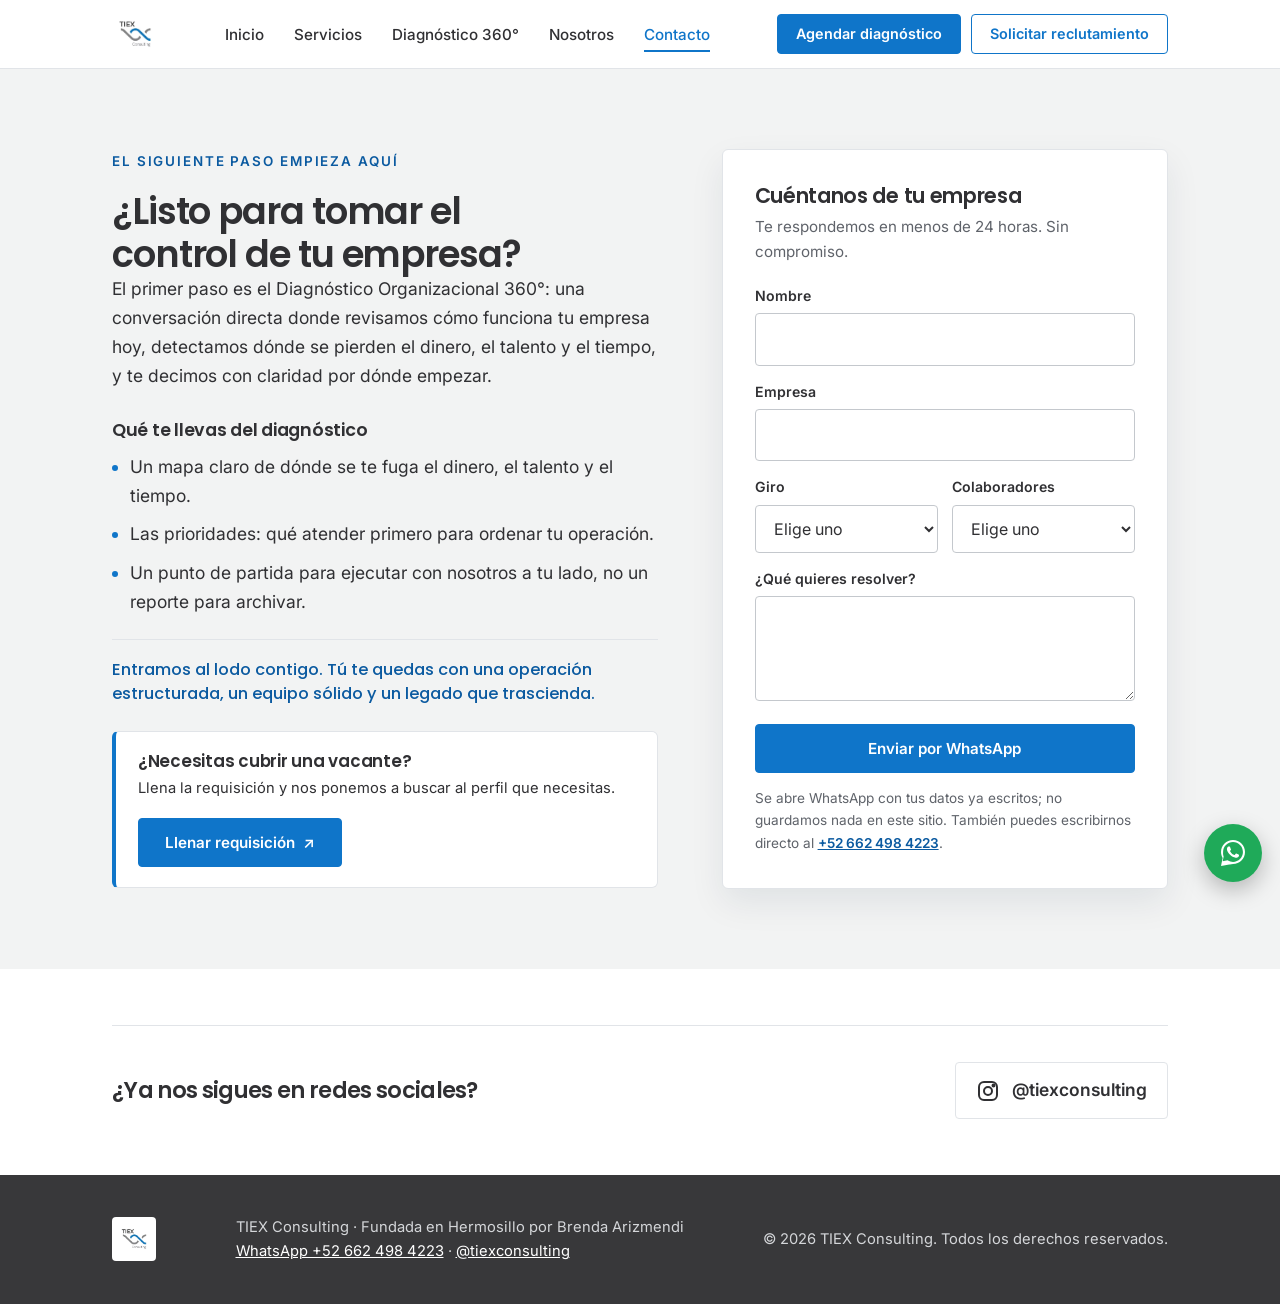
<file: contacto.html>
<!doctype html>
<html lang="es-MX">
<head>
<meta charset="utf-8">
<meta name="viewport" content="width=device-width, initial-scale=1">
<title>Contacto | Agenda tu Diagnóstico Organizacional 360° | TIEX Consulting</title>
<meta name="description" content="Agenda tu Diagnóstico Organizacional 360° con TIEX Consulting. Escríbenos por WhatsApp o llena el formulario.">
<meta name="theme-color" content="#0f75c9">
<meta property="og:title" content="Contacto | Agenda tu Diagnóstico Organizacional 360° | TIEX Consulting">
<meta property="og:description" content="Agenda tu Diagnóstico Organizacional 360° con TIEX Consulting. Escríbenos por WhatsApp o llena el formulario.">
<meta property="og:type" content="website">
<meta property="og:image" content="https://tiexconsulting.com/assets/hero.jpg">
<meta property="og:url" content="https://tiexconsulting.com/contacto.html">
<meta property="og:locale" content="es_MX">
<meta name="twitter:card" content="summary_large_image">
<link rel="canonical" href="https://tiexconsulting.com/contacto.html">
<link rel="icon" type="image/png" href="assets/favicon.png">
<link rel="preconnect" href="https://fonts.googleapis.com">
<link rel="preconnect" href="https://fonts.gstatic.com" crossorigin>
<link href="https://fonts.googleapis.com/css2?family=Inter:wght@400;500;600&family=Poppins:wght@500;600&display=swap" rel="stylesheet">
<link rel="stylesheet" href="assets/styles.css">
</head>
<body>
<header>
  <div class="wrap nav">
    <a class="brand" href="index.html" aria-label="TIEX Consulting, inicio"><img src="assets/logo.png" alt="TIEX Consulting" width="50" height="50"></a>
    <ul id="menu">
      <li><a href="index.html">Inicio</a></li>
      <li><a href="servicios.html">Servicios</a></li>
      <li><a href="diagnostico.html">Diagnóstico 360°</a></li>
      <li><a href="nosotros.html">Nosotros</a></li>
      <li><a href="contacto.html" aria-current="page">Contacto</a></li>
      <li class="menu-extra"><a href="https://forms.gle/rgz5Vn2C7eyk7DmB8" target="_blank" rel="noopener">Solicitar reclutamiento ↗</a></li>
    </ul>
    <div class="nav-cta"><a class="btn btn-primary btn-sm" href="contacto.html">Agendar diagnóstico</a><a class="btn btn-outline btn-sm" href="https://forms.gle/rgz5Vn2C7eyk7DmB8" target="_blank" rel="noopener">Solicitar reclutamiento</a></div>
    <button class="menu-btn" id="menuBtn" aria-label="Abrir menú" aria-expanded="false" aria-controls="menu"><span></span><span></span><span></span></button>
  </div>
</header>

<main>
<section class="cta" id="contacto" aria-labelledby="h-cta">
  <div class="wrap cta-grid reveal">
    <div>
      <span class="eyebrow">El siguiente paso empieza aquí</span>
      <h1 class="h2s" id="h-cta">¿Listo para tomar el control de tu empresa?</h1>
      <p>El primer paso es el Diagnóstico Organizacional 360°: una conversación directa donde revisamos cómo funciona tu empresa hoy, detectamos dónde se pierden el dinero, el talento y el tiempo, y te decimos con claridad por dónde empezar.</p>
      <h3 class="cta-sub">Qué te llevas del diagnóstico</h3>
      <ul class="cta-list">
        <li>Un mapa claro de dónde se te fuga el dinero, el talento y el tiempo.</li>
        <li>Las prioridades: qué atender primero para ordenar tu operación.</li>
        <li>Un punto de partida para ejecutar con nosotros a tu lado, no un reporte para archivar.</li>
      </ul>
      <p class="cta-close">Entramos al lodo contigo. Tú te quedas con una operación estructurada, un equipo sólido y un legado que trascienda.</p>
      <div class="reqbox"><div><h3>¿Necesitas cubrir una vacante?</h3><p>Llena la requisición y nos ponemos a buscar al perfil que necesitas.</p></div><a class="btn btn-primary" href="https://forms.gle/rgz5Vn2C7eyk7DmB8" target="_blank" rel="noopener">Llenar requisición <span aria-hidden="true">↗</span></a></div>
    </div>
    <div class="form-card">
      <h3>Cuéntanos de tu empresa</h3>
      <p class="form-sub">Te respondemos en menos de 24 horas. Sin compromiso.</p>
      <form id="leadForm" novalidate>
        <div class="f"><label for="f-nombre">Nombre</label><input id="f-nombre" name="nombre" type="text" autocomplete="name" required></div>
        <div class="f"><label for="f-empresa">Empresa</label><input id="f-empresa" name="empresa" type="text" autocomplete="organization" required></div>
        <div class="f-row">
          <div class="f"><label for="f-giro">Giro</label><select id="f-giro" name="giro" required><option value="">Elige uno</option><option>Industrial</option><option>Minería</option><option>Retail</option><option>Servicios</option><option>Otro</option></select></div>
          <div class="f"><label for="f-tam">Colaboradores</label><select id="f-tam" name="tam"><option value="">Elige uno</option><option>1 a 10</option><option>11 a 50</option><option>51 a 200</option><option>Más de 200</option></select></div>
        </div>
        <div class="f"><label for="f-msg">¿Qué quieres resolver?</label><textarea id="f-msg" name="msg" rows="3"></textarea></div>
        <p class="f-err" id="f-err" role="alert" hidden>Completa tu nombre, empresa y giro para continuar.</p>
        <button class="btn btn-primary" type="submit">Enviar por WhatsApp</button>
        <p class="f-note">Se abre WhatsApp con tus datos ya escritos; no guardamos nada en este sitio. También puedes escribirnos directo al <a href="https://wa.me/526624984223?text=Hola%2C%20me%20gustar%C3%ADa%20agendar%20un%20Diagn%C3%B3stico%20Organizacional%20360%C2%B0%20para%20mi%20empresa." target="_blank" rel="noopener">+52 662 498 4223</a>.</p>
      </form>
    </div>
  </div>
</section>

<section class="social" aria-labelledby="h-social">
  <div class="wrap">
    <div class="social-card reveal">
      <h2 id="h-social">¿Ya nos sigues en redes sociales?</h2>
      <a class="ig" href="https://www.instagram.com/tiexconsulting/" target="_blank" rel="noopener">
        <svg viewBox="0 0 24 24" fill="none" stroke="currentColor" stroke-width="2" stroke-linecap="round" stroke-linejoin="round" aria-hidden="true"><rect x="3" y="3" width="18" height="18" rx="5"/><circle cx="12" cy="12" r="4"/><circle cx="17.5" cy="6.5" r="1" fill="currentColor"/></svg>
        @tiexconsulting
      </a>
    </div>
  </div>
</section>


</main>

<footer class="site">
  <div class="wrap foot">
    <img src="assets/logo.png" alt="TIEX Consulting" width="46" height="46">
    <p>TIEX Consulting · Fundada en Hermosillo por Brenda Arizmendi<br><a href="https://wa.me/526624984223?text=Hola%2C%20me%20gustar%C3%ADa%20agendar%20un%20Diagn%C3%B3stico%20Organizacional%20360%C2%B0%20para%20mi%20empresa." target="_blank" rel="noopener">WhatsApp +52 662 498 4223</a> · <a href="https://www.instagram.com/tiexconsulting/" target="_blank" rel="noopener">@tiexconsulting</a></p>
    <p>© <span id="yr">2026</span> TIEX Consulting. Todos los derechos reservados.</p>
  </div>
</footer>
<a class="wa-fab" href="https://wa.me/526624984223?text=Hola%2C%20me%20gustar%C3%ADa%20agendar%20un%20Diagn%C3%B3stico%20Organizacional%20360%C2%B0%20para%20mi%20empresa." target="_blank" rel="noopener" aria-label="Escríbenos por WhatsApp">
  <svg viewBox="0 0 32 32" aria-hidden="true"><path fill="#fff" d="M16.03 3C9.4 3 4.02 8.37 4.02 15c0 2.12.55 4.18 1.6 6L4 29l8.2-1.58A12 12 0 0 0 16.03 27C22.66 27 28 21.63 28 15S22.66 3 16.03 3Zm0 21.9c-1.8 0-3.56-.49-5.1-1.4l-.37-.22-4.87.94.98-4.74-.24-.39A9.84 9.84 0 0 1 6.1 15c0-5.46 4.46-9.9 9.93-9.9 5.46 0 9.9 4.44 9.9 9.9s-4.44 9.9-9.9 9.9Zm5.44-7.4c-.3-.15-1.77-.87-2.04-.97-.27-.1-.47-.15-.67.15-.2.3-.77.97-.94 1.17-.17.2-.35.22-.65.07-.3-.15-1.27-.47-2.42-1.5-.9-.8-1.5-1.78-1.67-2.08-.17-.3-.02-.46.13-.61.14-.13.3-.35.45-.52.15-.17.2-.3.3-.5.1-.2.05-.37-.03-.52-.07-.15-.67-1.62-.92-2.22-.24-.58-.49-.5-.67-.51h-.57c-.2 0-.52.07-.8.37-.27.3-1.04 1.02-1.04 2.48 0 1.46 1.07 2.88 1.22 3.08.15.2 2.1 3.2 5.08 4.49.71.3 1.26.49 1.7.63.71.22 1.36.19 1.87.12.57-.08 1.77-.72 2.02-1.42.25-.7.25-1.3.17-1.42-.07-.12-.27-.2-.57-.35Z"/></svg>
</a>
<script src="assets/main.js"></script>
</body>
</html>
</file>
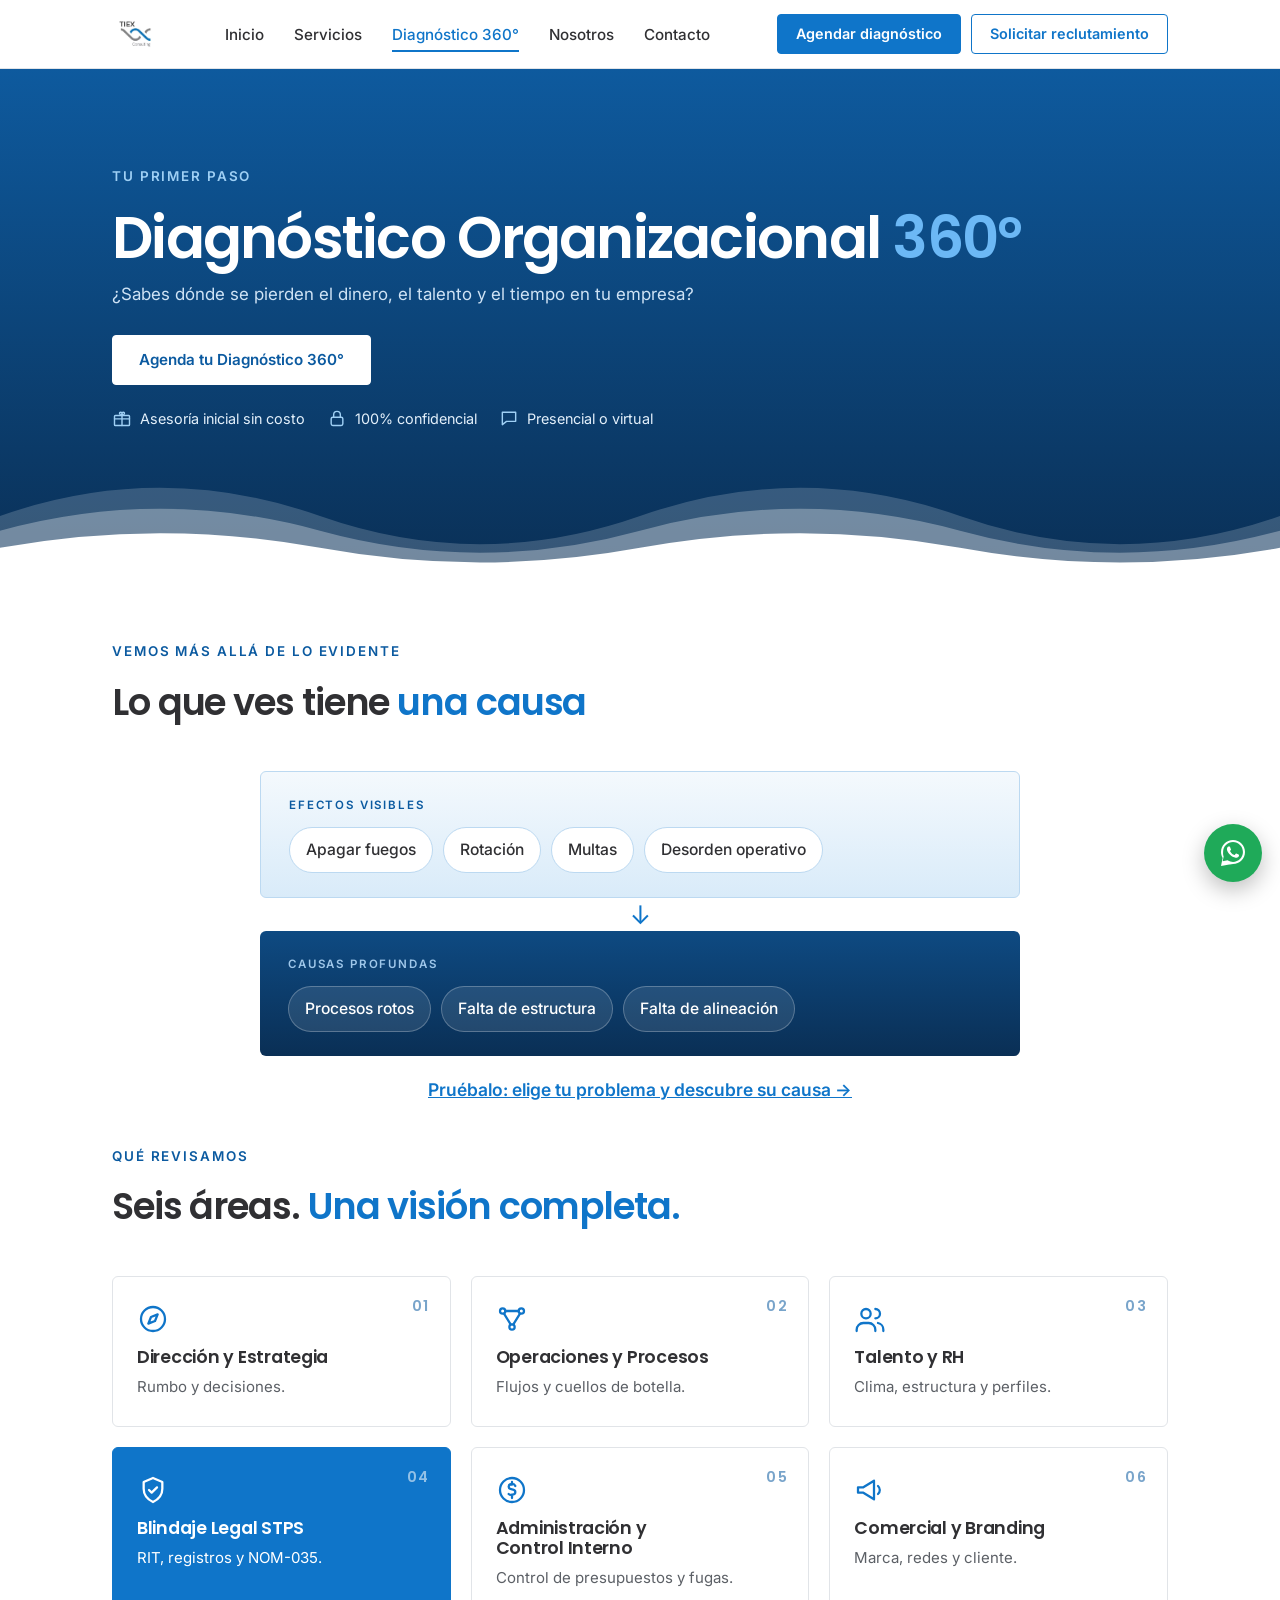
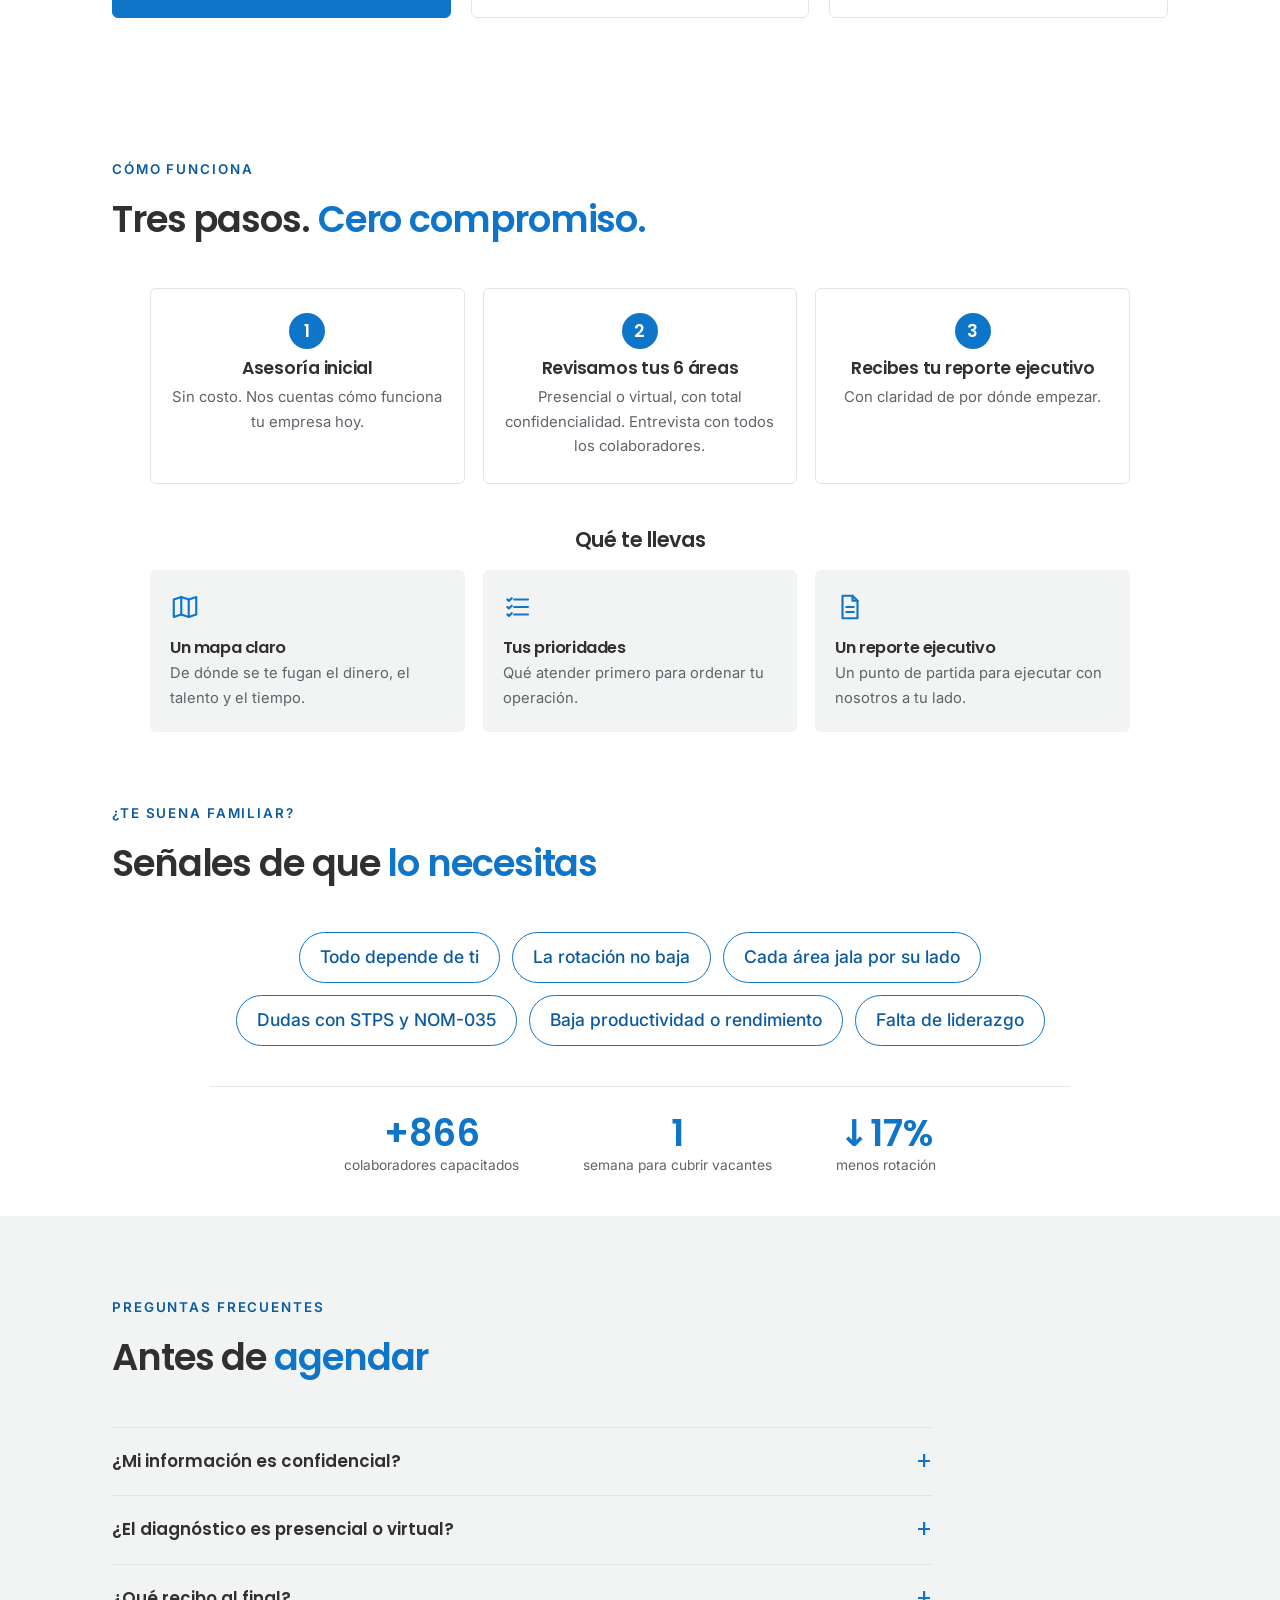
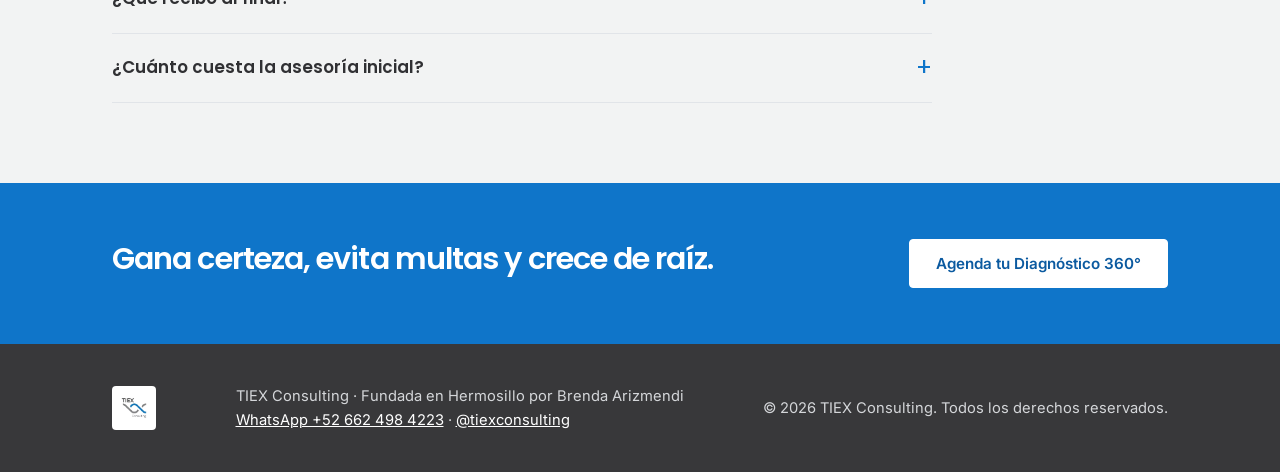
<file: diagnostico.html>
<!doctype html>
<html lang="es-MX">
<head>
<meta charset="utf-8">
<meta name="viewport" content="width=device-width, initial-scale=1">
<title>Diagnóstico Organizacional 360° para empresas | TIEX Consulting</title>
<meta name="description" content="Diagnóstico Organizacional 360°: encuentra las causas detrás de la rotación, las multas y el desorden operativo. Seis áreas, una visión completa. Agenda el tuyo.">
<meta name="theme-color" content="#0f75c9">
<meta property="og:title" content="Diagnóstico Organizacional 360° | TIEX Consulting">
<meta property="og:description" content="Encuentra las causas detrás de la rotación, las multas y el desorden operativo.">
<meta property="og:type" content="website">
<meta property="og:image" content="https://tiexconsulting.com/assets/hero.jpg">
<meta property="og:url" content="https://tiexconsulting.com/diagnostico.html">
<meta property="og:locale" content="es_MX">
<meta name="twitter:card" content="summary_large_image">
<link rel="canonical" href="https://tiexconsulting.com/diagnostico.html">
<link rel="icon" type="image/png" href="assets/favicon.png">
<link rel="preconnect" href="https://fonts.googleapis.com">
<link rel="preconnect" href="https://fonts.gstatic.com" crossorigin>
<link href="https://fonts.googleapis.com/css2?family=Inter:wght@400;500;600&family=Poppins:wght@500;600&display=swap" rel="stylesheet">
<link rel="stylesheet" href="assets/styles.css">
<script type="application/ld+json">{"@context": "https://schema.org", "@type": "FAQPage", "mainEntity": [{"@type": "Question", "name": "¿Mi información es confidencial?", "acceptedAnswer": {"@type": "Answer", "text": "Sí, 100% confidencial."}}, {"@type": "Question", "name": "¿El diagnóstico es presencial o virtual?", "acceptedAnswer": {"@type": "Answer", "text": "Puede ser presencial o virtual, como te acomode."}}, {"@type": "Question", "name": "¿Qué recibo al final?", "acceptedAnswer": {"@type": "Answer", "text": "Un reporte ejecutivo con el mapa de dónde se te fugan el dinero, el talento y el tiempo, y las prioridades para empezar."}}, {"@type": "Question", "name": "¿Cuánto cuesta la asesoría inicial?", "acceptedAnswer": {"@type": "Answer", "text": "No tiene costo."}}]}</script>
</head>
<body>
<header>
  <div class="wrap nav">
    <a class="brand" href="index.html" aria-label="TIEX Consulting, inicio"><img src="assets/logo.png" alt="TIEX Consulting" width="50" height="50"></a>
    <ul id="menu">
      <li><a href="index.html">Inicio</a></li>
      <li><a href="servicios.html">Servicios</a></li>
      <li><a href="diagnostico.html" aria-current="page">Diagnóstico 360°</a></li>
      <li><a href="nosotros.html">Nosotros</a></li>
      <li><a href="contacto.html">Contacto</a></li>
      <li class="menu-extra"><a href="https://forms.gle/rgz5Vn2C7eyk7DmB8" target="_blank" rel="noopener">Solicitar reclutamiento ↗</a></li>
    </ul>
    <div class="nav-cta"><a class="btn btn-primary btn-sm" href="contacto.html">Agendar diagnóstico</a><a class="btn btn-outline btn-sm" href="https://forms.gle/rgz5Vn2C7eyk7DmB8" target="_blank" rel="noopener">Solicitar reclutamiento</a></div>
    <button class="menu-btn" id="menuBtn" aria-label="Abrir menú" aria-expanded="false" aria-controls="menu"><span></span><span></span><span></span></button>
  </div>
</header>

<main>
<section class="dhero sea-hero" aria-labelledby="h-d">
  <div class="wrap">
    <div class="reveal">
      <span class="eyebrow">Tu primer paso</span>
      <h1 class="h2s" id="h-d">Diagnóstico Organizacional <span class="blue">360°</span></h1>
      <p class="lead">¿Sabes dónde se pierden el dinero, el talento y el tiempo en tu empresa?</p>
      <a class="btn btn-light" href="https://wa.me/526624984223?text=Hola%2C%20me%20gustar%C3%ADa%20agendar%20un%20Diagn%C3%B3stico%20Organizacional%20360%C2%B0%20para%20mi%20empresa." target="_blank" rel="noopener">Agenda tu Diagnóstico 360°</a>
      <ul class="badges"><li><svg class="ic" viewBox="0 0 24 24" fill="none" stroke="currentColor" stroke-width="1.7" stroke-linecap="round" stroke-linejoin="round" aria-hidden="true"><rect x="3" y="9" width="18" height="12" rx="1"/><path d="M12 9v12M3 13h18"/><path d="M12 9c-3 0-4-4-1.5-4S12 9 12 9zM12 9c3 0 4-4 1.5-4S12 9 12 9z"/></svg> Asesoría inicial sin costo</li><li><svg class="ic" viewBox="0 0 24 24" fill="none" stroke="currentColor" stroke-width="1.7" stroke-linecap="round" stroke-linejoin="round" aria-hidden="true"><rect x="5" y="11" width="14" height="10" rx="2"/><path d="M8 11V8a4 4 0 0 1 8 0v3"/></svg> 100% confidencial</li><li><svg class="ic" viewBox="0 0 24 24" fill="none" stroke="currentColor" stroke-width="1.7" stroke-linecap="round" stroke-linejoin="round" aria-hidden="true"><path d="M4 5h16v11H9l-5 4z"/></svg> Presencial o virtual</li></ul>
    </div>
  </div>
  <div class="waves" aria-hidden="true"><div class="wv w1"><svg viewBox="0 0 2880 120" preserveAspectRatio="none"><path d="M0 60 Q180 8 360 60 T720 60 T1080 60 T1440 60 T1800 60 T2160 60 T2520 60 T2880 60 V120 H0Z"/></svg></div><div class="wv w2"><svg viewBox="0 0 2880 120" preserveAspectRatio="none"><path d="M0 60 Q180 8 360 60 T720 60 T1080 60 T1440 60 T1800 60 T2160 60 T2520 60 T2880 60 V120 H0Z"/></svg></div><div class="wv w3"><svg viewBox="0 0 2880 120" preserveAspectRatio="none"><path d="M0 60 Q180 8 360 60 T720 60 T1080 60 T1440 60 T1800 60 T2160 60 T2520 60 T2880 60 V120 H0Z"/></svg></div></div>
</section>
<section class="contrast" id="causa" aria-labelledby="h-c">
  <div class="wrap">
    <div class="section-head reveal"><span class="eyebrow">Vemos más allá de lo evidente</span><h2 id="h-c">Lo que ves tiene <span class="blue">una causa</span></h2></div>
    <div class="cgrid reveal">
      <div class="ccard vis"><span class="clbl">Efectos visibles</span><ul><li>Apagar fuegos</li><li>Rotación</li><li>Multas</li><li>Desorden operativo</li></ul></div>
      <div class="carrow" aria-hidden="true">↓</div>
      <div class="ccard deep"><span class="clbl">Causas profundas</span><ul><li>Procesos rotos</li><li>Falta de estructura</li><li>Falta de alineación</li></ul></div>
    </div>
    <p class="clink reveal"><a href="index.html#iceberg">Pruébalo: elige tu problema y descubre su causa →</a></p>
  </div>
</section>
<section class="diag" id="areas" aria-labelledby="h-a">
  <div class="wrap">
    <div class="section-head reveal"><span class="eyebrow">Qué revisamos</span><h2 id="h-a">Seis áreas. <span class="blue">Una visión completa.</span></h2></div>
    <div class="areas reveal"><article class="area"><svg class="ic" viewBox="0 0 24 24" fill="none" stroke="currentColor" stroke-width="1.7" stroke-linecap="round" stroke-linejoin="round" aria-hidden="true"><circle cx="12" cy="12" r="9"/><path d="m15.5 8.5-2 5-5 2 2-5z"/></svg><span class="no">01</span><h3>Dirección y Estrategia</h3><p>Rumbo y decisiones.</p></article><article class="area"><svg class="ic" viewBox="0 0 24 24" fill="none" stroke="currentColor" stroke-width="1.7" stroke-linecap="round" stroke-linejoin="round" aria-hidden="true"><circle cx="5" cy="6" r="2"/><circle cx="19" cy="6" r="2"/><circle cx="12" cy="18" r="2"/><path d="M7 6h10M6 8l5 8M18 8l-5 8"/></svg><span class="no">02</span><h3>Operaciones y Procesos</h3><p>Flujos y cuellos de botella.</p></article><article class="area"><svg class="ic" viewBox="0 0 24 24" fill="none" stroke="currentColor" stroke-width="1.7" stroke-linecap="round" stroke-linejoin="round" aria-hidden="true"><circle cx="9" cy="8" r="3.5"/><path d="M2 21v-1a5 5 0 0 1 5-5h4a5 5 0 0 1 5 5v1"/><path d="M16 4.5a3.5 3.5 0 0 1 0 7M18 15a5 5 0 0 1 4 5v1"/></svg><span class="no">03</span><h3>Talento y RH</h3><p>Clima, estructura y perfiles.</p></article><article class="area key"><svg class="ic" viewBox="0 0 24 24" fill="none" stroke="currentColor" stroke-width="1.7" stroke-linecap="round" stroke-linejoin="round" aria-hidden="true"><path d="M12 3 5 6v5c0 4.500 3 8 7 10 4-2 7-5.500 7-10V6z"/><path d="m9 12 2 2 4-4"/></svg><span class="no">04</span><h3>Blindaje Legal STPS</h3><p>RIT, registros y NOM-035.</p></article><article class="area"><svg class="ic" viewBox="0 0 24 24" fill="none" stroke="currentColor" stroke-width="1.7" stroke-linecap="round" stroke-linejoin="round" aria-hidden="true"><circle cx="12" cy="12" r="9"/><path d="M14.500 9a2.500 2.500 0 0 0-2.500-1.500c-1.500 0-2.500.8-2.500 2s1 1.800 2.500 2 2.500.8 2.500 2-1 2-2.500 2A2.600 2.600 0 0 1 9.500 15M12 6v2M12 16v2"/></svg><span class="no">05</span><h3>Administración y Control Interno</h3><p>Control de presupuestos y fugas.</p></article><article class="area"><svg class="ic" viewBox="0 0 24 24" fill="none" stroke="currentColor" stroke-width="1.7" stroke-linecap="round" stroke-linejoin="round" aria-hidden="true"><path d="M3 10v4h4l8 5V5l-8 5z"/><path d="M18 9a4 4 0 0 1 0 6"/></svg><span class="no">06</span><h3>Comercial y Branding</h3><p>Marca, redes y cliente.</p></article></div>
  </div>
</section>
<section class="how" id="como" aria-labelledby="h-h">
  <div class="wrap">
    <div class="section-head reveal"><span class="eyebrow">Cómo funciona</span><h2 id="h-h">Tres pasos. <span class="blue">Cero compromiso.</span></h2></div>
    <ol class="hsteps reveal">
      <li><span class="n">1</span><h3>Asesoría inicial</h3><p>Sin costo. Nos cuentas cómo funciona tu empresa hoy.</p></li>
      <li><span class="n">2</span><h3>Revisamos tus 6 áreas</h3><p>Presencial o virtual, con total confidencialidad. Entrevista con todos los colaboradores.</p></li>
      <li><span class="n">3</span><h3>Recibes tu reporte ejecutivo</h3><p>Con claridad de por dónde empezar.</p></li>
    </ol>
    <h3 class="gets reveal">Qué te llevas</h3>
    <div class="getgrid reveal">
      <div><svg class="ic" viewBox="0 0 24 24" fill="none" stroke="currentColor" stroke-width="1.7" stroke-linecap="round" stroke-linejoin="round" aria-hidden="true"><path d="M9 4 3 6v14l6-2 6 2 6-2V4l-6 2z"/><path d="M9 4v14M15 6v14"/></svg><h4>Un mapa claro</h4><p>De dónde se te fugan el dinero, el talento y el tiempo.</p></div>
      <div><svg class="ic" viewBox="0 0 24 24" fill="none" stroke="currentColor" stroke-width="1.7" stroke-linecap="round" stroke-linejoin="round" aria-hidden="true"><path d="M9 6h11M9 12h11M9 18h11"/><path d="m3.5 6 1.2 1.2L7 5M3.5 12l1.2 1.2L7 11M3.5 18l1.2 1.2L7 17"/></svg><h4>Tus prioridades</h4><p>Qué atender primero para ordenar tu operación.</p></div>
      <div><svg class="ic" viewBox="0 0 24 24" fill="none" stroke="currentColor" stroke-width="1.7" stroke-linecap="round" stroke-linejoin="round" aria-hidden="true"><path d="M6 3h8l4 4v14H6z"/><path d="M14 3v4h4M9 12h6M9 16h6"/></svg><h4>Un reporte ejecutivo</h4><p>Un punto de partida para ejecutar con nosotros a tu lado.</p></div>
    </div>
  </div>
</section>
<section class="signs" aria-labelledby="h-s">
  <div class="wrap">
    <div class="section-head reveal"><span class="eyebrow">¿Te suena familiar?</span><h2 id="h-s">Señales de que <span class="blue">lo necesitas</span></h2></div>
    <ul class="signlist reveal"><li>Todo depende de ti</li><li>La rotación no baja</li><li>Cada área jala por su lado</li><li>Dudas con STPS y NOM-035</li><li>Baja productividad o rendimiento</li><li>Falta de liderazgo</li></ul>
    <ul class="proof reveal" aria-label="Resultados"><li><b>+<span class="count" data-to="1000" data-sep="1">1,000</span></b><span>colaboradores capacitados</span></li><li><b>1</b><span>semana para cubrir vacantes</span></li><li><b>↓<span class="count" data-to="20">20</span>%</b><span>menos rotación</span></li></ul>
  </div>
</section>
<section class="faq" id="preguntas" aria-labelledby="h-f">
  <div class="wrap">
    <div class="section-head reveal"><span class="eyebrow">Preguntas frecuentes</span><h2 id="h-f">Antes de <span class="blue">agendar</span></h2></div>
    <div class="faq-list reveal"><details class="faq-i"><summary>¿Mi información es confidencial?</summary><p>Sí, 100% confidencial.</p></details><details class="faq-i"><summary>¿El diagnóstico es presencial o virtual?</summary><p>Puede ser presencial o virtual, como te acomode.</p></details><details class="faq-i"><summary>¿Qué recibo al final?</summary><p>Un reporte ejecutivo con el mapa de dónde se te fugan el dinero, el talento y el tiempo, y las prioridades para empezar.</p></details><details class="faq-i"><summary>¿Cuánto cuesta la asesoría inicial?</summary><p>No tiene costo.</p></details></div>
  </div>
</section>
<section class="cta cta-strip" aria-labelledby="h-strip">
  <div class="wrap">
    <div><h2 id="h-strip">Gana certeza, evita multas y crece de raíz.</h2></div>
    <a class="btn" href="contacto.html">Agenda tu Diagnóstico 360°</a>
  </div>
</section>
</main>

<footer class="site">
  <div class="wrap foot">
    <img src="assets/logo.png" alt="TIEX Consulting" width="46" height="46">
    <p>TIEX Consulting · Fundada en Hermosillo por Brenda Arizmendi<br><a href="https://wa.me/526624984223?text=Hola%2C%20me%20gustar%C3%ADa%20agendar%20un%20Diagn%C3%B3stico%20Organizacional%20360%C2%B0%20para%20mi%20empresa." target="_blank" rel="noopener">WhatsApp +52 662 498 4223</a> · <a href="https://www.instagram.com/tiexconsulting/" target="_blank" rel="noopener">@tiexconsulting</a></p>
    <p>© <span id="yr">2026</span> TIEX Consulting. Todos los derechos reservados.</p>
  </div>
</footer>
<a class="wa-fab" href="https://wa.me/526624984223?text=Hola%2C%20me%20gustar%C3%ADa%20agendar%20un%20Diagn%C3%B3stico%20Organizacional%20360%C2%B0%20para%20mi%20empresa." target="_blank" rel="noopener" aria-label="Escríbenos por WhatsApp">
  <svg viewBox="0 0 32 32" aria-hidden="true"><path fill="#fff" d="M16.03 3C9.4 3 4.02 8.37 4.02 15c0 2.12.55 4.18 1.6 6L4 29l8.2-1.58A12 12 0 0 0 16.03 27C22.66 27 28 21.63 28 15S22.66 3 16.03 3Zm0 21.9c-1.8 0-3.56-.49-5.1-1.4l-.37-.22-4.87.94.98-4.74-.24-.39A9.84 9.84 0 0 1 6.1 15c0-5.46 4.46-9.9 9.93-9.9 5.46 0 9.9 4.44 9.9 9.9s-4.44 9.9-9.9 9.9Zm5.44-7.4c-.3-.15-1.77-.87-2.04-.97-.27-.1-.47-.15-.67.15-.2.3-.77.97-.94 1.17-.17.2-.35.22-.65.07-.3-.15-1.27-.47-2.42-1.5-.9-.8-1.5-1.78-1.67-2.08-.17-.3-.02-.46.13-.61.14-.13.3-.35.45-.52.15-.17.2-.3.3-.5.1-.2.05-.37-.03-.52-.07-.15-.67-1.62-.92-2.22-.24-.58-.49-.5-.67-.51h-.57c-.2 0-.52.07-.8.37-.27.3-1.04 1.02-1.04 2.48 0 1.46 1.07 2.88 1.22 3.08.15.2 2.1 3.2 5.08 4.49.71.3 1.26.49 1.7.63.71.22 1.36.19 1.87.12.57-.08 1.77-.72 2.02-1.42.25-.7.25-1.3.17-1.42-.07-.12-.27-.2-.57-.35Z"/></svg>
</a>
<script src="assets/main.js"></script>
</body>
</html>
</file>
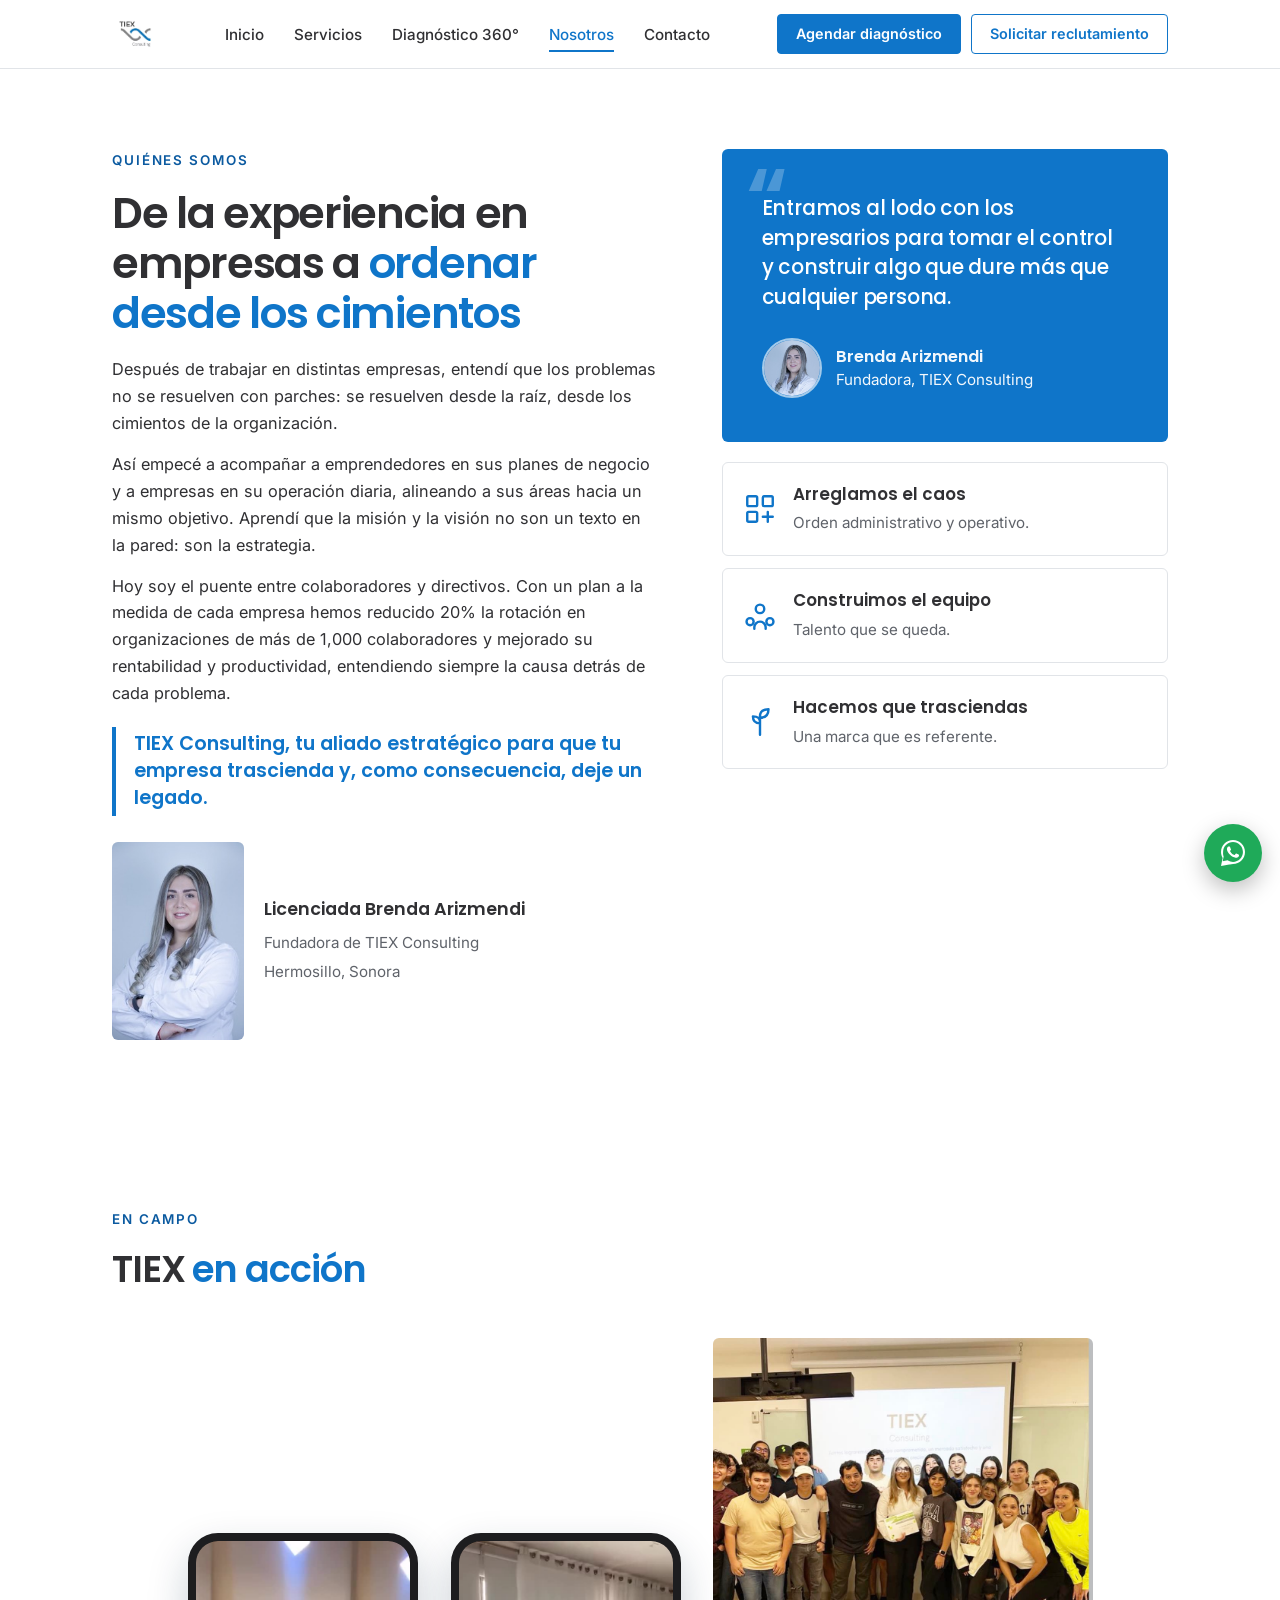
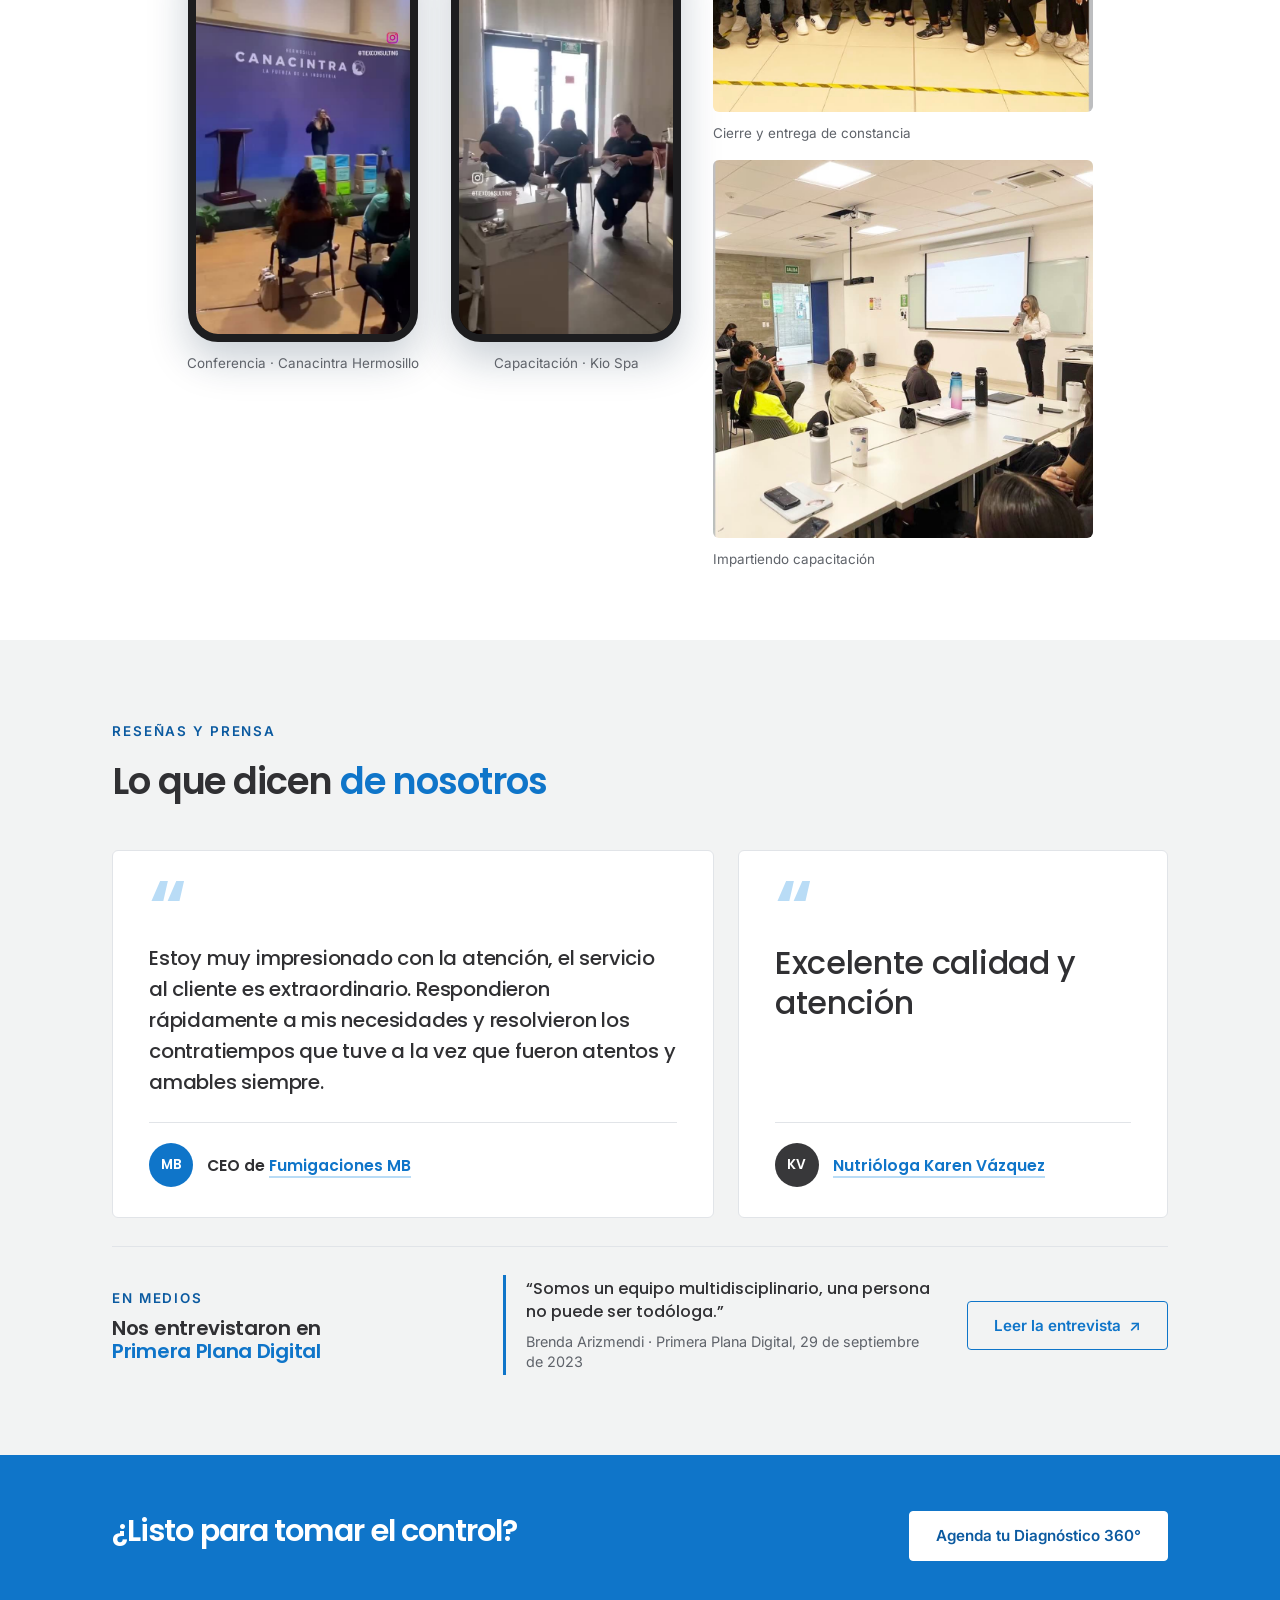
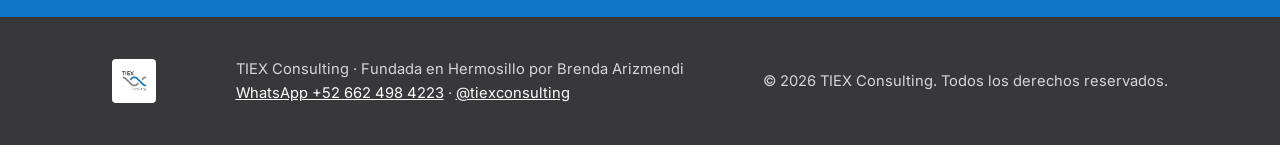
<file: nosotros.html>
<!doctype html>
<html lang="es-MX">
<head>
<meta charset="utf-8">
<meta name="viewport" content="width=device-width, initial-scale=1">
<title>Nosotros | TIEX Consulting, consultoría de RH y desarrollo organizacional</title>
<meta name="description" content="Conoce a la Licenciada Brenda Arizmendi y a TIEX Consulting, con sede en Hermosillo, Sonora. Reseñas de clientes y entrevista en Primera Plana Digital.">
<meta name="theme-color" content="#0f75c9">
<meta property="og:title" content="Nosotros | TIEX Consulting, consultoría de RH y desarrollo organizacional">
<meta property="og:description" content="Conoce a la Licenciada Brenda Arizmendi y a TIEX Consulting, con sede en Hermosillo, Sonora. Reseñas de clientes y entrevista en Primera Plana Digital.">
<meta property="og:type" content="website">
<meta property="og:image" content="https://tiexconsulting.com/assets/hero.jpg">
<meta property="og:url" content="https://tiexconsulting.com/nosotros.html">
<meta property="og:locale" content="es_MX">
<meta name="twitter:card" content="summary_large_image">
<link rel="canonical" href="https://tiexconsulting.com/nosotros.html">
<link rel="icon" type="image/png" href="assets/favicon.png">
<link rel="preconnect" href="https://fonts.googleapis.com">
<link rel="preconnect" href="https://fonts.gstatic.com" crossorigin>
<link href="https://fonts.googleapis.com/css2?family=Inter:wght@400;500;600&family=Poppins:wght@500;600&display=swap" rel="stylesheet">
<link rel="stylesheet" href="assets/styles.css">
</head>
<body>
<header>
  <div class="wrap nav">
    <a class="brand" href="index.html" aria-label="TIEX Consulting, inicio"><img src="assets/logo.png" alt="TIEX Consulting" width="50" height="50"></a>
    <ul id="menu">
      <li><a href="index.html">Inicio</a></li>
      <li><a href="servicios.html">Servicios</a></li>
      <li><a href="diagnostico.html">Diagnóstico 360°</a></li>
      <li><a href="nosotros.html" aria-current="page">Nosotros</a></li>
      <li><a href="contacto.html">Contacto</a></li>
      <li class="menu-extra"><a href="https://forms.gle/rgz5Vn2C7eyk7DmB8" target="_blank" rel="noopener">Solicitar reclutamiento ↗</a></li>
    </ul>
    <div class="nav-cta"><a class="btn btn-primary btn-sm" href="contacto.html">Agendar diagnóstico</a><a class="btn btn-outline btn-sm" href="https://forms.gle/rgz5Vn2C7eyk7DmB8" target="_blank" rel="noopener">Solicitar reclutamiento</a></div>
    <button class="menu-btn" id="menuBtn" aria-label="Abrir menú" aria-expanded="false" aria-controls="menu"><span></span><span></span><span></span></button>
  </div>
</header>

<main>
<section class="philo" id="nosotros" aria-labelledby="h-philo">
  <div class="wrap philo-grid">
    <div class="reveal">
      <span class="eyebrow">Quiénes somos</span>
      <h1 class="h2s" id="h-philo">De la experiencia en empresas a <span class="blue">ordenar desde los cimientos</span></h1>
      <div class="story">
        <p>Después de trabajar en distintas empresas, entendí que los problemas no se resuelven con parches: se resuelven desde la raíz, desde los cimientos de la organización.</p>
        <p>Así empecé a acompañar a emprendedores en sus planes de negocio y a empresas en su operación diaria, alineando a sus áreas hacia un mismo objetivo. Aprendí que la misión y la visión no son un texto en la pared: son la estrategia.</p>
        <p>Hoy soy el puente entre colaboradores y directivos. Con un plan a la medida de cada empresa hemos reducido 20% la rotación en organizaciones de más de 1,000 colaboradores y mejorado su rentabilidad y productividad, entendiendo siempre la causa detrás de cada problema.</p>
        <p class="tagline">TIEX Consulting, tu aliado estratégico para que tu empresa trascienda y, como consecuencia, deje un legado.</p>
      </div>
      <div class="founder">
        <img src="assets/brenda.jpg" alt="Brenda Arizmendi, fundadora de TIEX Consulting" width="201" height="300" loading="lazy">
        <div><strong>Licenciada Brenda Arizmendi</strong><span>Fundadora de TIEX Consulting<br>Hermosillo, Sonora</span></div>
      </div>
    </div>
    <div class="reveal">
      <blockquote class="philo-quote">
        <p>Entramos al lodo con los empresarios para tomar el control y construir algo que dure más que cualquier persona.</p>
        <footer><img class="avatar" src="assets/brenda-avatar.jpg" alt="" width="60" height="60" loading="lazy"><span><strong>Brenda Arizmendi</strong>Fundadora, TIEX Consulting</span></footer>
      </blockquote>
      <ul class="three"><li><svg class="ic" viewBox="0 0 24 24" fill="none" stroke="currentColor" stroke-width="1.7" stroke-linecap="round" stroke-linejoin="round" aria-hidden="true"><rect x="3" y="3" width="7" height="7" rx="1"/><rect x="14" y="3" width="7" height="7" rx="1"/><rect x="3" y="14" width="7" height="7" rx="1"/><path d="M14 17.5h7M17.5 14v7"/></svg><div><strong>Arreglamos el caos</strong><span>Orden administrativo y operativo.</span></div></li><li><svg class="ic" viewBox="0 0 24 24" fill="none" stroke="currentColor" stroke-width="1.7" stroke-linecap="round" stroke-linejoin="round" aria-hidden="true"><circle cx="12" cy="7" r="3"/><circle cx="5" cy="16" r="2.5"/><circle cx="19" cy="16" r="2.5"/><path d="M8 21v-1a4 4 0 0 1 8 0v1"/></svg><div><strong>Construimos el equipo</strong><span>Talento que se queda.</span></div></li><li><svg class="ic" viewBox="0 0 24 24" fill="none" stroke="currentColor" stroke-width="1.7" stroke-linecap="round" stroke-linejoin="round" aria-hidden="true"><path d="M12 21V8M12 8c0-3 2-5 6-5 0 4-2 6-6 6M12 12c0-2.5-1.8-4-5-4 0 3.5 1.8 5 5 5"/></svg><div><strong>Hacemos que trasciendas</strong><span>Una marca que es referente.</span></div></li></ul>
    </div>
  </div>
</section>

<section class="action" id="accion" aria-labelledby="h-act">
  <div class="wrap">
    <div class="section-head reveal"><span class="eyebrow">En campo</span><h2 id="h-act">TIEX <span class="blue">en acción</span></h2></div>
    <div class="action-grid reveal">
      <figure class="phone"><div class="screen"><video muted loop playsinline preload="none" poster="assets/poster-canacintra.jpg" aria-label="Conferencia de Brenda Arizmendi en Canacintra Hermosillo"><source src="assets/video-canacintra.mp4" type="video/mp4"></video></div><figcaption>Conferencia · Canacintra Hermosillo</figcaption></figure>
      <figure class="phone"><div class="screen"><video muted loop playsinline preload="none" poster="assets/poster-kio.jpg" aria-label="Capacitación al equipo de Kio Spa"><source src="assets/video-kio.mp4" type="video/mp4"></video></div><figcaption>Capacitación · Kio Spa</figcaption></figure>
      <div class="action-photos">
        <figure><img src="assets/foto-grupo.jpg" alt="Brenda Arizmendi con un grupo de estudiantes al cierre de una capacitación" loading="lazy" width="1000" height="984"><figcaption>Cierre y entrega de constancia</figcaption></figure>
        <figure><img src="assets/foto-clase.jpg" alt="Brenda Arizmendi impartiendo una capacitación en un aula" loading="lazy" width="1000" height="993"><figcaption>Impartiendo capacitación</figcaption></figure>
      </div>
    </div>
  </div>
</section>

<section class="reviews" id="resenas" aria-labelledby="h-rev">
  <div class="wrap">
    <div class="section-head reveal">
      <span class="eyebrow">Reseñas y prensa</span>
      <h2 id="h-rev">Lo que dicen <span class="blue">de nosotros</span></h2>
    </div>
    <div class="review-grid">
      <figure class="review reveal">
        <p class="rv-text">Estoy muy impresionado con la atención, el servicio al cliente es extraordinario. Respondieron rápidamente a mis necesidades y resolvieron los contratiempos que tuve a la vez que fueron atentos y amables siempre.</p>
        <figcaption><span class="rv-av" aria-hidden="true">MB</span><span class="rv-who"><strong>CEO de <a href="https://www.facebook.com/FumigacionesMB.hmo" target="_blank" rel="noopener">Fumigaciones MB</a></strong></span></figcaption>
      </figure>
      <figure class="review short reveal">
        <p class="rv-text">Excelente calidad y atención</p>
        <figcaption><span class="rv-av alt" aria-hidden="true">KV</span><span class="rv-who"><strong><a href="https://www.facebook.com/nutriologakarenvazquez" target="_blank" rel="noopener">Nutrióloga Karen Vázquez</a></strong></span></figcaption>
      </figure>
    </div>
    <div class="press-strip reveal">
      <div class="press-label"><span class="eyebrow">En medios</span><h3>Nos entrevistaron en <span class="blue">Primera Plana Digital</span></h3></div>
      <blockquote class="press-quote">“Somos un equipo multidisciplinario, una persona no puede ser todóloga.”<cite>Brenda Arizmendi · Primera Plana Digital, 29 de septiembre de 2023</cite></blockquote>
      <a class="btn btn-outline" href="https://primeraplana.digital/estas-son-las-claves-para-transformar-el-adn-de-las-empresas/" target="_blank" rel="noopener">Leer la entrevista <span aria-hidden="true">↗</span></a>
    </div>
  </div>
</section>

<!-- CIERRE -->
<section class="cta cta-strip" aria-labelledby="h-strip">
  <div class="wrap">
    <div><h2 id="h-strip">¿Listo para tomar el control?</h2></div>
    <a class="btn" href="contacto.html">Agenda tu Diagnóstico 360°</a>
  </div>
</section>

</main>

<footer class="site">
  <div class="wrap foot">
    <img src="assets/logo.png" alt="TIEX Consulting" width="46" height="46">
    <p>TIEX Consulting · Fundada en Hermosillo por Brenda Arizmendi<br><a href="https://wa.me/526624984223?text=Hola%2C%20me%20gustar%C3%ADa%20agendar%20un%20Diagn%C3%B3stico%20Organizacional%20360%C2%B0%20para%20mi%20empresa." target="_blank" rel="noopener">WhatsApp +52 662 498 4223</a> · <a href="https://www.instagram.com/tiexconsulting/" target="_blank" rel="noopener">@tiexconsulting</a></p>
    <p>© <span id="yr">2026</span> TIEX Consulting. Todos los derechos reservados.</p>
  </div>
</footer>
<a class="wa-fab" href="https://wa.me/526624984223?text=Hola%2C%20me%20gustar%C3%ADa%20agendar%20un%20Diagn%C3%B3stico%20Organizacional%20360%C2%B0%20para%20mi%20empresa." target="_blank" rel="noopener" aria-label="Escríbenos por WhatsApp">
  <svg viewBox="0 0 32 32" aria-hidden="true"><path fill="#fff" d="M16.03 3C9.4 3 4.02 8.37 4.02 15c0 2.12.55 4.18 1.6 6L4 29l8.2-1.58A12 12 0 0 0 16.03 27C22.66 27 28 21.63 28 15S22.66 3 16.03 3Zm0 21.9c-1.8 0-3.56-.49-5.1-1.4l-.37-.22-4.87.94.98-4.74-.24-.39A9.84 9.84 0 0 1 6.1 15c0-5.46 4.46-9.9 9.93-9.9 5.46 0 9.9 4.44 9.9 9.9s-4.44 9.9-9.9 9.9Zm5.44-7.4c-.3-.15-1.77-.87-2.04-.97-.27-.1-.47-.15-.67.15-.2.3-.77.97-.94 1.17-.17.2-.35.22-.65.07-.3-.15-1.27-.47-2.42-1.5-.9-.8-1.5-1.78-1.67-2.08-.17-.3-.02-.46.13-.61.14-.13.3-.35.45-.52.15-.17.2-.3.3-.5.1-.2.05-.37-.03-.52-.07-.15-.67-1.62-.92-2.22-.24-.58-.49-.5-.67-.51h-.57c-.2 0-.52.07-.8.37-.27.3-1.04 1.02-1.04 2.48 0 1.46 1.07 2.88 1.22 3.08.15.2 2.1 3.2 5.08 4.49.71.3 1.26.49 1.7.63.71.22 1.36.19 1.87.12.57-.08 1.77-.72 2.02-1.42.25-.7.25-1.3.17-1.42-.07-.12-.27-.2-.57-.35Z"/></svg>
</a>
<script src="assets/main.js"></script>
</body>
</html>
</file>
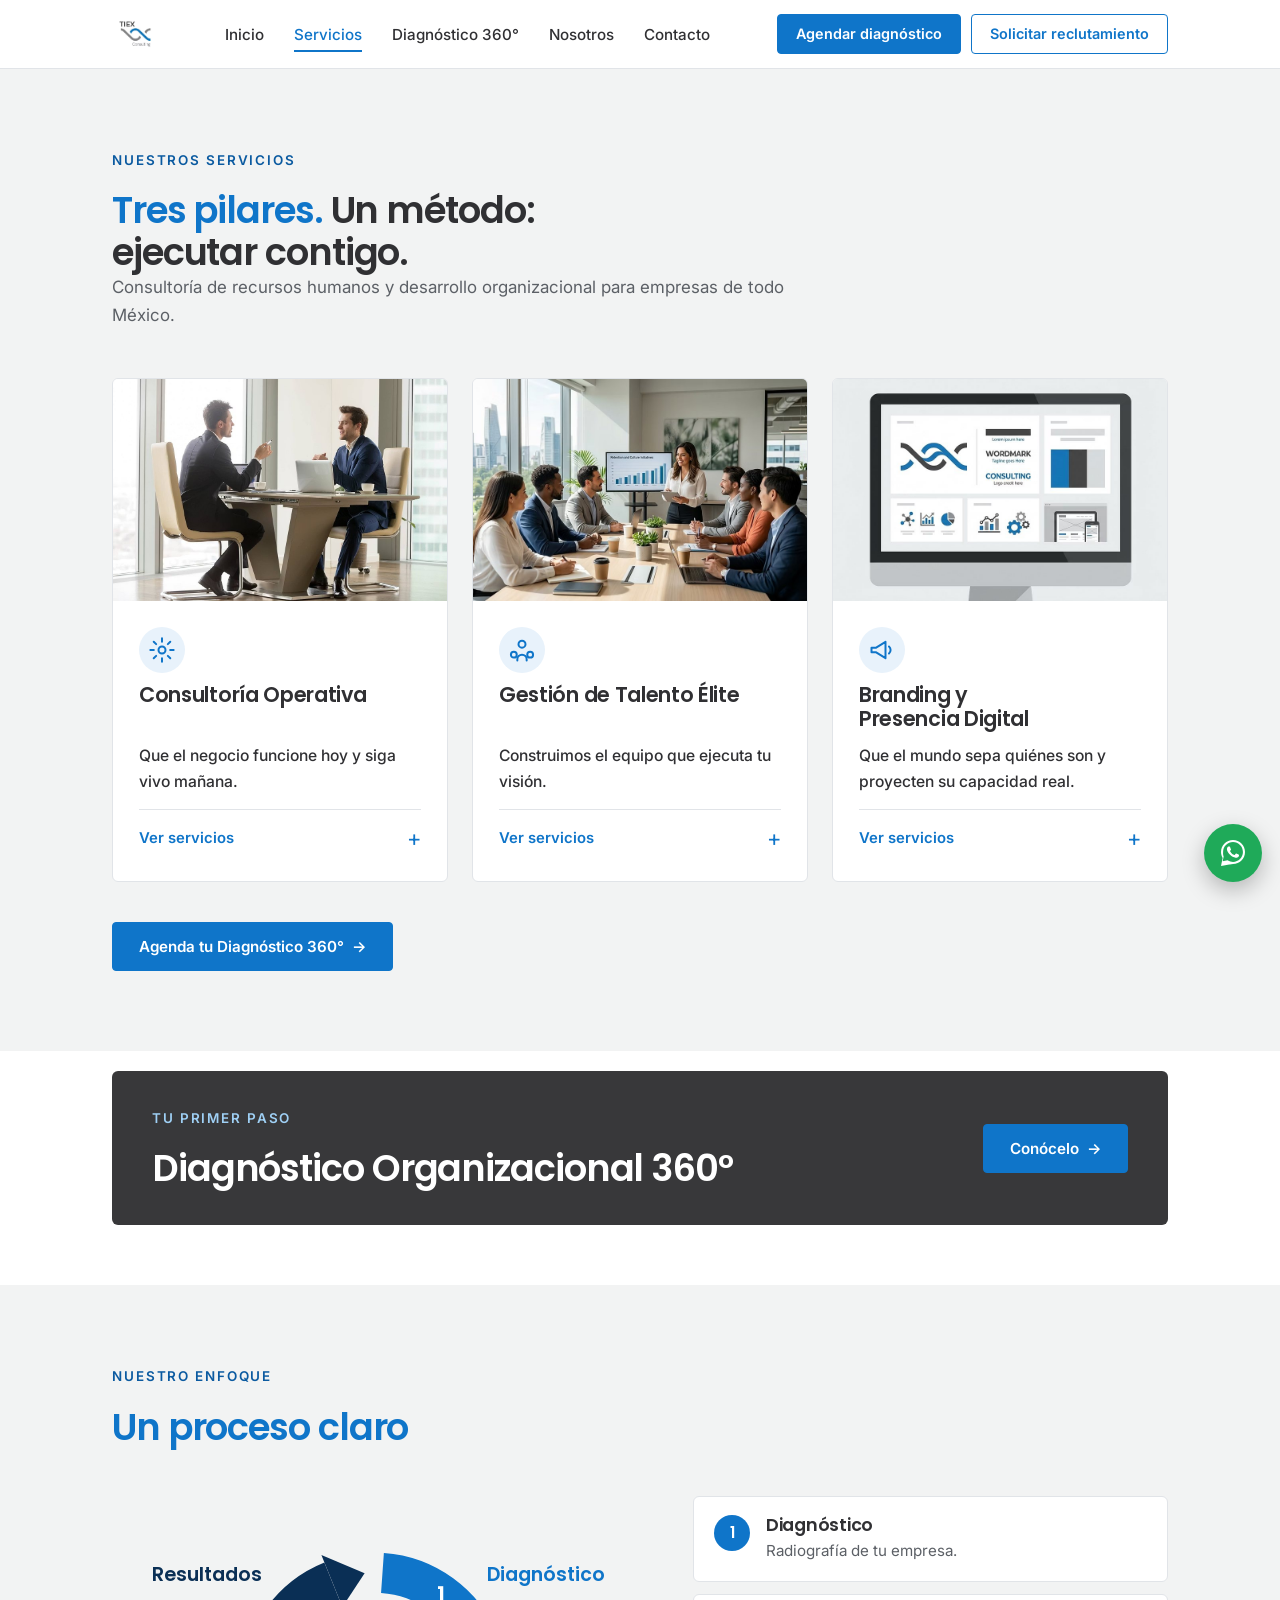
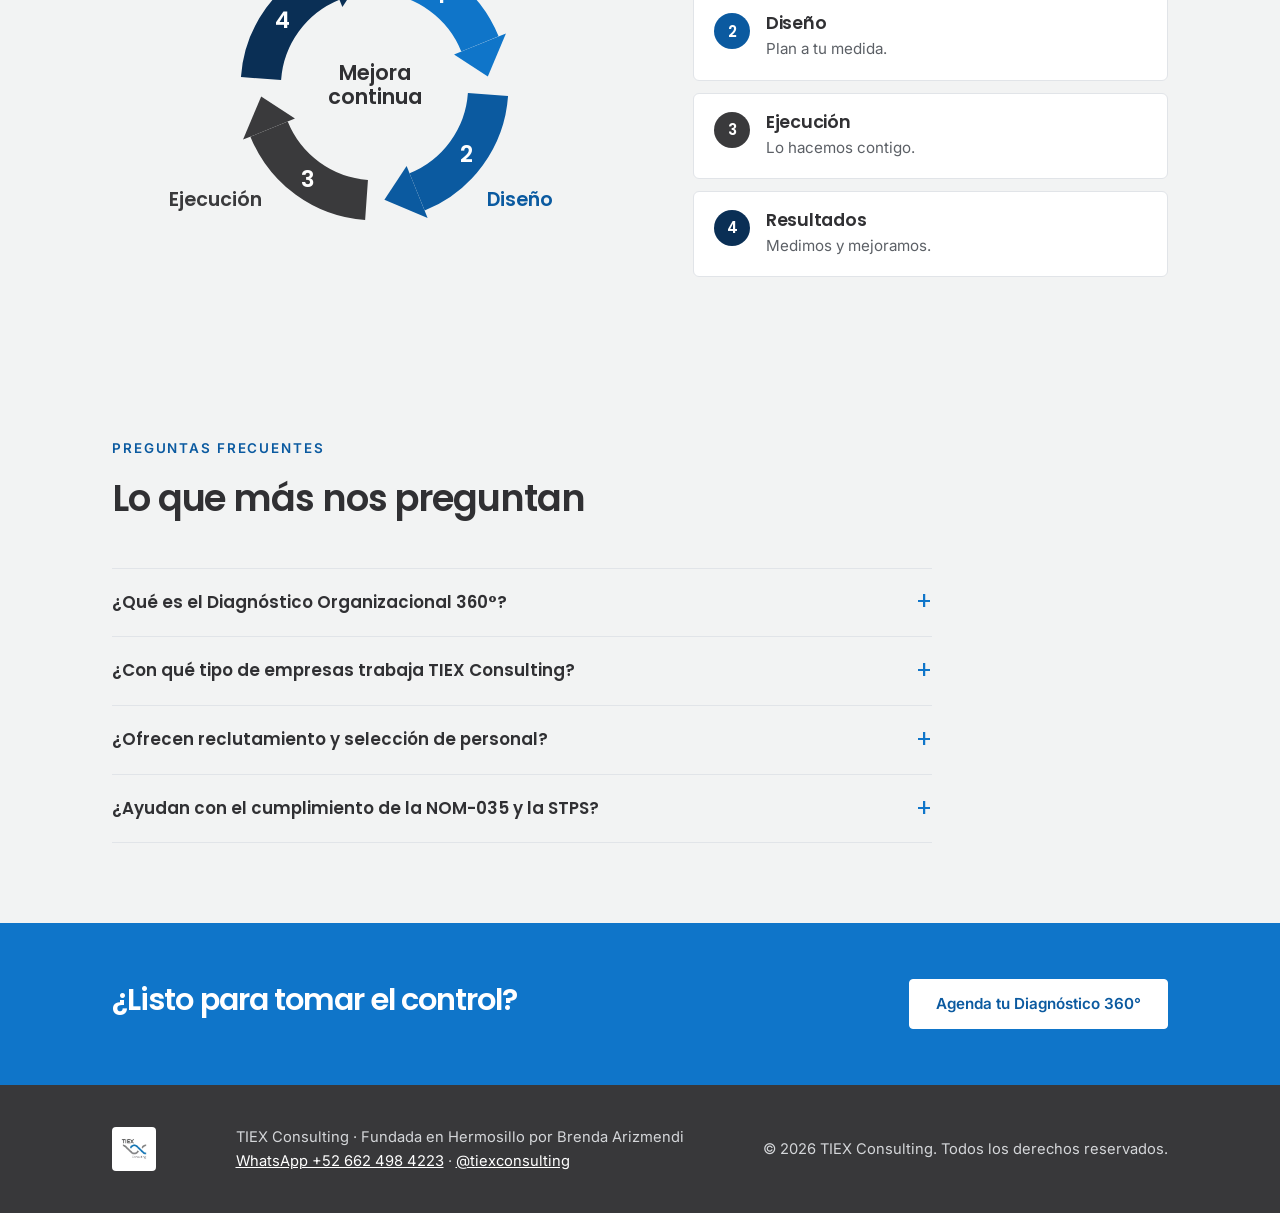
<file: servicios.html>
<!doctype html>
<html lang="es-MX">
<head>
<meta charset="utf-8">
<meta name="viewport" content="width=device-width, initial-scale=1">
<title>Servicios: consultoría, reclutamiento y Diagnóstico Organizacional 360° | TIEX Consulting</title>
<meta name="description" content="Consultoría operativa, gestión de talento (reclutamiento y selección de personal, capacitación y retención) y branding. Conoce el Diagnóstico Organizacional 360° de TIEX Consulting.">
<meta name="theme-color" content="#0f75c9">
<meta property="og:title" content="Servicios: consultoría, reclutamiento y Diagnóstico Organizacional 360° | TIEX Consulting">
<meta property="og:description" content="Consultoría operativa, gestión de talento (reclutamiento y selección de personal, capacitación y retención) y branding. Conoce el Diagnóstico Organizacional 360° de TIEX Consulting.">
<meta property="og:type" content="website">
<meta property="og:image" content="https://tiexconsulting.com/assets/hero.jpg">
<meta property="og:url" content="https://tiexconsulting.com/servicios.html">
<meta property="og:locale" content="es_MX">
<meta name="twitter:card" content="summary_large_image">
<link rel="canonical" href="https://tiexconsulting.com/servicios.html">
<script type="application/ld+json">{"@context": "https://schema.org", "@graph": [{"@type": "FAQPage", "mainEntity": [{"@type": "Question", "name": "¿Qué es el Diagnóstico Organizacional 360°?", "acceptedAnswer": {"@type": "Answer", "text": "Es una radiografía total de tu empresa en operación, talento y cumplimiento legal ante la STPS. Va más allá de los efectos visibles (apagar fuegos, rotación, multas y desorden) para encontrar las causas profundas: procesos rotos, falta de estructura y alineación."}}, {"@type": "Question", "name": "¿Con qué tipo de empresas trabaja TIEX Consulting?", "acceptedAnswer": {"@type": "Answer", "text": "Trabajamos con empresas industriales, mineras, de retail y de servicios, desde negocios familiares hasta empresas con equipos más grandes. Tenemos sede en Hermosillo, Sonora y atendemos empresas de todo México."}}, {"@type": "Question", "name": "¿Ofrecen reclutamiento y selección de personal?", "acceptedAnswer": {"@type": "Answer", "text": "Sí. Buscamos al perfil que sí encaja para puestos clave, incluso los de alta dificultad que otras gestiones no lograron cubrir, y trabajamos cultura y retención para que la persona se quede."}}, {"@type": "Question", "name": "¿Ayudan con el cumplimiento de la NOM-035 y la STPS?", "acceptedAnswer": {"@type": "Answer", "text": "Sí. El Blindaje Legal STPS del diagnóstico revisa, entre otros puntos, el reglamento interior de trabajo (RIT) inscrito, los registros y la NOM-035, para que sepas dónde estás y qué corregir primero."}}]}]}</script>
<link rel="icon" type="image/png" href="assets/favicon.png">
<link rel="preconnect" href="https://fonts.googleapis.com">
<link rel="preconnect" href="https://fonts.gstatic.com" crossorigin>
<link href="https://fonts.googleapis.com/css2?family=Inter:wght@400;500;600&family=Poppins:wght@500;600&display=swap" rel="stylesheet">
<link rel="stylesheet" href="assets/styles.css">
</head>
<body>
<header>
  <div class="wrap nav">
    <a class="brand" href="index.html" aria-label="TIEX Consulting, inicio"><img src="assets/logo.png" alt="TIEX Consulting" width="50" height="50"></a>
    <ul id="menu">
      <li><a href="index.html">Inicio</a></li>
      <li><a href="servicios.html" aria-current="page">Servicios</a></li>
      <li><a href="diagnostico.html">Diagnóstico 360°</a></li>
      <li><a href="nosotros.html">Nosotros</a></li>
      <li><a href="contacto.html">Contacto</a></li>
      <li class="menu-extra"><a href="https://forms.gle/rgz5Vn2C7eyk7DmB8" target="_blank" rel="noopener">Solicitar reclutamiento ↗</a></li>
    </ul>
    <div class="nav-cta"><a class="btn btn-primary btn-sm" href="contacto.html">Agendar diagnóstico</a><a class="btn btn-outline btn-sm" href="https://forms.gle/rgz5Vn2C7eyk7DmB8" target="_blank" rel="noopener">Solicitar reclutamiento</a></div>
    <button class="menu-btn" id="menuBtn" aria-label="Abrir menú" aria-expanded="false" aria-controls="menu"><span></span><span></span><span></span></button>
  </div>
</header>

<main>
<section class="pillars" id="servicios" aria-labelledby="h-serv">
  <div class="wrap">
    <div class="section-head reveal">
      <span class="eyebrow">Nuestros servicios</span>
      <h1 class="h2s" id="h-serv"><span class="blue">Tres pilares.</span> Un método: ejecutar contigo.</h1>
      <p class="lead">Consultoría de recursos humanos y desarrollo organizacional para empresas de todo México.</p>
    </div>
    <div class="pillar-grid">
      <article class="pillar reveal">
        <img src="assets/servicio-operativa.jpg" alt="Dos directivos conversando en una mesa de trabajo" loading="lazy" width="1000" height="667">
        <div class="pillar-body">
          <span class="pi"><svg class="ic" viewBox="0 0 24 24" fill="none" stroke="currentColor" stroke-width="1.7" stroke-linecap="round" stroke-linejoin="round" aria-hidden="true"><circle cx="12" cy="12" r="3"/><path d="M12 2v3M12 19v3M2 12h3M19 12h3M4.9 4.9l2.1 2.1M17 17l2.1 2.1M4.9 19.1 7 17M17 7l2.1-2.1"/></svg></span><h3>Consultoría Operativa</h3>
          <p class="promise">Que el negocio funcione hoy y siga vivo mañana.</p>
          <details class="pdet"><summary>Ver servicios</summary><ul>
            <li><strong>Consultoría Empresarial</strong>Resolvemos la raíz, no solo los síntomas.</li>
            <li><strong>Alineación Estratégica</strong>Una empresa que depende del sistema, no del dueño.</li>
            <li><strong>Plan de Sucesión y Trascendencia</strong>Relevo generacional asegurado.</li>
          </ul></details>
        </div>
      </article>
      <article class="pillar reveal">
        <img src="assets/servicio-talento.jpg" alt="Equipo de trabajo en una sesión de capacitación" loading="lazy" width="1000" height="558">
        <div class="pillar-body">
          <span class="pi"><svg class="ic" viewBox="0 0 24 24" fill="none" stroke="currentColor" stroke-width="1.7" stroke-linecap="round" stroke-linejoin="round" aria-hidden="true"><circle cx="12" cy="7" r="3"/><circle cx="5" cy="16" r="2.5"/><circle cx="19" cy="16" r="2.5"/><path d="M8 21v-1a4 4 0 0 1 8 0v1"/></svg></span><h3>Gestión de Talento Élite</h3>
          <p class="promise">Construimos el equipo que ejecuta tu visión.</p>
          <details class="pdet"><summary>Ver servicios</summary><ul>
            <li><strong>Reclutamiento y Selección de Personal</strong>Puestos clave de alta dificultad. <a class="reqlink" href="https://forms.gle/rgz5Vn2C7eyk7DmB8" target="_blank" rel="noopener">Solicitar vacante ↗</a></li>
            <li><strong>Retención y Cultura</strong>Menos rotación, mejor cultura.</li>
            <li><strong>Capacitación de Personal y Team Building</strong>Equipos que rinden desde el inicio.</li>
          </ul></details>
        </div>
      </article>
      <article class="pillar reveal">
        <img src="assets/servicio-branding.jpg" alt="Pantalla con identidad de marca y presencia digital" loading="lazy" width="1000" height="558">
        <div class="pillar-body">
          <span class="pi"><svg class="ic" viewBox="0 0 24 24" fill="none" stroke="currentColor" stroke-width="1.7" stroke-linecap="round" stroke-linejoin="round" aria-hidden="true"><path d="M3 10v4h4l8 5V5l-8 5z"/><path d="M18 9a4 4 0 0 1 0 6"/></svg></span><h3>Branding y Presencia Digital</h3>
          <p class="promise">Que el mundo sepa quiénes son y proyecten su capacidad real.</p>
          <details class="pdet"><summary>Ver servicios</summary><ul>
            <li><strong>Identidad de Marca</strong>Una marca tan sólida como tu operación.</li>
            <li><strong>Estrategia de Redes Sociales</strong>Presencia que genera confianza.</li>
            <li><strong>Benchmarking y Mercado</strong>Tu mercado y tu competencia, analizados.</li>
          </ul></details>
        </div>
      </article>
    </div>
    <div class="pillar-cta reveal"><a class="btn btn-primary" href="contacto.html">Agenda tu Diagnóstico 360° <span aria-hidden="true">→</span></a></div>
  </div>
</section>

<section class="diag teaser" id="diagnostico" aria-labelledby="h-diag">
  <div class="wrap">
    <div class="diag-cta reveal">
      <div><span class="eyebrow" style="color:#9fd0f5">Tu primer paso</span><h2 id="h-diag" style="color:#fff;margin-top:6px">Diagnóstico Organizacional 360°</h2></div>
      <a class="btn btn-primary" href="diagnostico.html">Conócelo <span aria-hidden="true">→</span></a>
    </div>
  </div>
</section>

<section class="process" aria-labelledby="h-proc">
  <div class="wrap">
    <div class="section-head reveal"><span class="eyebrow">Nuestro enfoque</span><h2 id="h-proc"><span class="blue">Un proceso claro</span></h2></div>
    <div class="cycle reveal">
      <figure class="cycle-fig">
    <svg viewBox="0 48 600 344" role="img" aria-labelledby="cy-t cy-d"><title id="cy-t">Ciclo de mejora continua de TIEX</title><desc id="cy-d">Cuatro etapas en círculo: Diagnóstico, Diseño, Ejecución y Resultados. Después de los resultados se vuelve a diagnosticar.</desc>
      <path d="M309.1 90.3 A130 130 0 0 1 420.5 171.3" fill="none" stroke="#0f75c9" stroke-width="46"/>
      <polygon points="390.9,183.3 450.2,159.3 429.5,208.7" fill="#0f75c9"/>
      <text x="376.4" y="114.8" dy=".36em" text-anchor="middle" fill="#fff" font-size="26" font-weight="600">1</text>
      <text x="428.7" y="91.3" dy=".36em" text-anchor="start" fill="#0f75c9" font-size="22" font-weight="600">Diagnóstico</text>
      <path d="M429.7 229.1 A130 130 0 0 1 348.7 340.5" fill="none" stroke="#0b5aa0" stroke-width="46"/>
      <polygon points="336.7,310.9 360.7,370.2 311.3,349.5" fill="#0b5aa0"/>
      <text x="405.2" y="296.4" dy=".36em" text-anchor="middle" fill="#fff" font-size="26" font-weight="600">2</text>
      <text x="428.7" y="348.7" dy=".36em" text-anchor="start" fill="#0b5aa0" font-size="22" font-weight="600">Diseño</text>
      <path d="M290.9 349.7 A130 130 0 0 1 179.5 268.7" fill="none" stroke="#3a3a3c" stroke-width="46"/>
      <polygon points="209.1,256.7 149.8,280.7 170.5,231.3" fill="#3a3a3c"/>
      <text x="223.6" y="325.2" dy=".36em" text-anchor="middle" fill="#fff" font-size="26" font-weight="600">3</text>
      <text x="171.3" y="348.7" dy=".36em" text-anchor="end" fill="#3a3a3c" font-size="22" font-weight="600">Ejecución</text>
      <path d="M170.3 210.9 A130 130 0 0 1 251.3 99.5" fill="none" stroke="#0a2f55" stroke-width="46"/>
      <polygon points="263.3,129.1 239.3,69.8 288.7,90.5" fill="#0a2f55"/>
      <text x="194.8" y="143.6" dy=".36em" text-anchor="middle" fill="#fff" font-size="26" font-weight="600">4</text>
      <text x="171.3" y="91.3" dy=".36em" text-anchor="end" fill="#0a2f55" font-size="22" font-weight="600">Resultados</text>
      <text x="300" y="212" text-anchor="middle" fill="#303033" font-size="24" font-weight="600">Mejora</text>
      <text x="300" y="240" text-anchor="middle" fill="#303033" font-size="24" font-weight="600">continua</text>
    </svg>
      </figure>
      <ul class="cycle-list"><li style="--c:#0f75c9"><span class="chip">1</span><div><h3>Diagnóstico</h3><p>Radiografía de tu empresa.</p></div></li><li style="--c:#0b5aa0"><span class="chip">2</span><div><h3>Diseño</h3><p>Plan a tu medida.</p></div></li><li style="--c:#3a3a3c"><span class="chip">3</span><div><h3>Ejecución</h3><p>Lo hacemos contigo.</p></div></li><li style="--c:#0a2f55"><span class="chip">4</span><div><h3>Resultados</h3><p>Medimos y mejoramos.</p></div></li></ul>
    </div>
  </div>
</section>

<section class="faq" id="preguntas" aria-labelledby="h-faq">
  <div class="wrap">
    <div class="section-head reveal"><span class="eyebrow">Preguntas frecuentes</span><h2 id="h-faq">Lo que más nos preguntan</h2></div>
    <div class="faq-list reveal">
      <details class="faq-i"><summary>¿Qué es el Diagnóstico Organizacional 360°?</summary><p>Es una radiografía total de tu empresa en operación, talento y cumplimiento legal ante la STPS. Va más allá de los efectos visibles (apagar fuegos, rotación, multas y desorden) para encontrar las causas profundas: procesos rotos, falta de estructura y alineación.</p></details>
      <details class="faq-i"><summary>¿Con qué tipo de empresas trabaja TIEX Consulting?</summary><p>Trabajamos con empresas industriales, mineras, de retail y de servicios, desde negocios familiares hasta empresas con equipos más grandes. Tenemos sede en Hermosillo, Sonora y atendemos empresas de todo México.</p></details>
      <details class="faq-i"><summary>¿Ofrecen reclutamiento y selección de personal?</summary><p>Sí. Buscamos al perfil que sí encaja para puestos clave, incluso los de alta dificultad que otras gestiones no lograron cubrir, y trabajamos cultura y retención para que la persona se quede.</p></details>
      <details class="faq-i"><summary>¿Ayudan con el cumplimiento de la NOM-035 y la STPS?</summary><p>Sí. El Blindaje Legal STPS del diagnóstico revisa, entre otros puntos, el reglamento interior de trabajo (RIT) inscrito, los registros y la NOM-035, para que sepas dónde estás y qué corregir primero.</p></details>
    </div>
  </div>
</section>

<!-- CIERRE -->
<section class="cta cta-strip" aria-labelledby="h-strip">
  <div class="wrap">
    <div><h2 id="h-strip">¿Listo para tomar el control?</h2></div>
    <a class="btn" href="contacto.html">Agenda tu Diagnóstico 360°</a>
  </div>
</section>

</main>

<footer class="site">
  <div class="wrap foot">
    <img src="assets/logo.png" alt="TIEX Consulting" width="46" height="46">
    <p>TIEX Consulting · Fundada en Hermosillo por Brenda Arizmendi<br><a href="https://wa.me/526624984223?text=Hola%2C%20me%20gustar%C3%ADa%20agendar%20un%20Diagn%C3%B3stico%20Organizacional%20360%C2%B0%20para%20mi%20empresa." target="_blank" rel="noopener">WhatsApp +52 662 498 4223</a> · <a href="https://www.instagram.com/tiexconsulting/" target="_blank" rel="noopener">@tiexconsulting</a></p>
    <p>© <span id="yr">2026</span> TIEX Consulting. Todos los derechos reservados.</p>
  </div>
</footer>
<a class="wa-fab" href="https://wa.me/526624984223?text=Hola%2C%20me%20gustar%C3%ADa%20agendar%20un%20Diagn%C3%B3stico%20Organizacional%20360%C2%B0%20para%20mi%20empresa." target="_blank" rel="noopener" aria-label="Escríbenos por WhatsApp">
  <svg viewBox="0 0 32 32" aria-hidden="true"><path fill="#fff" d="M16.03 3C9.4 3 4.02 8.37 4.02 15c0 2.12.55 4.18 1.6 6L4 29l8.2-1.58A12 12 0 0 0 16.03 27C22.66 27 28 21.63 28 15S22.66 3 16.03 3Zm0 21.9c-1.8 0-3.56-.49-5.1-1.4l-.37-.22-4.87.94.98-4.74-.24-.39A9.84 9.84 0 0 1 6.1 15c0-5.46 4.46-9.9 9.93-9.9 5.46 0 9.9 4.44 9.9 9.9s-4.44 9.9-9.9 9.9Zm5.44-7.4c-.3-.15-1.77-.87-2.04-.97-.27-.1-.47-.15-.67.15-.2.3-.77.97-.94 1.17-.17.2-.35.22-.65.07-.3-.15-1.27-.47-2.42-1.5-.9-.8-1.5-1.78-1.67-2.08-.17-.3-.02-.46.13-.61.14-.13.3-.35.45-.52.15-.17.2-.3.3-.5.1-.2.05-.37-.03-.52-.07-.15-.67-1.62-.92-2.22-.24-.58-.49-.5-.67-.51h-.57c-.2 0-.52.07-.8.37-.27.3-1.04 1.02-1.04 2.48 0 1.46 1.07 2.88 1.22 3.08.15.2 2.1 3.2 5.08 4.49.71.3 1.26.49 1.7.63.71.22 1.36.19 1.87.12.57-.08 1.77-.72 2.02-1.42.25-.7.25-1.3.17-1.42-.07-.12-.27-.2-.57-.35Z"/></svg>
</a>
<script src="assets/main.js"></script>
</body>
</html>
</file>
<file: assets/styles.css>
:root{
  --blue:#0f75c9; --blue-dark:#0b5aa0; --blue-soft:#e6f2fc;
  --ink:#303033; --text:#5c6066; --muted:#5f636a;
  --charcoal:#38383a; --gray:#f2f3f3; --line:#e1e4e8; --bg:#fff;
  --radius:6px; --max:1120px;
  --head:'Poppins',system-ui,-apple-system,'Segoe UI',Roboto,sans-serif;
  --body:'Inter',system-ui,-apple-system,'Segoe UI',Roboto,sans-serif;
}
*{box-sizing:border-box}
html{scroll-behavior:smooth;scroll-padding-top:84px}
body{margin:0;font-family:var(--body);color:var(--text);background:var(--bg);line-height:1.65;font-size:17.5px;-webkit-font-smoothing:antialiased}
img{max-width:100%;display:block}
a{color:inherit}
h1,h2,h3,h4{font-family:var(--head);color:var(--ink);margin:0;line-height:1.15;font-weight:600;letter-spacing:-.025em;text-wrap:balance}
h1{font-size:clamp(2.1rem,4.4vw,3.3rem);letter-spacing:-.035em;line-height:1.08}
h2{font-size:clamp(1.65rem,3.1vw,2.3rem);letter-spacing:-.03em}
h3{font-size:1.15rem;letter-spacing:-.015em}
p{margin:0}
section{padding:80px 0}
.wrap{max-width:var(--max);margin:0 auto;padding:0 32px}
.blue{color:var(--blue)}
.eyebrow{display:block;font-size:.84rem;font-weight:600;letter-spacing:.14em;text-transform:uppercase;color:var(--blue-dark);margin-bottom:18px}
.lead{font-size:1.06rem;max-width:62ch}
.section-head{max-width:700px;margin:0 0 48px}
.section-head h2{margin-bottom:16px}
.section-head .lead,.section-head p{margin:0}
:focus-visible{outline:3px solid #7cc0f5;outline-offset:3px;border-radius:4px}

/* Buttons */
.btn{display:inline-flex;align-items:center;justify-content:center;gap:8px;font-family:var(--body);font-weight:600;font-size:.95rem;line-height:1;text-decoration:none;padding:16px 26px;border-radius:4px;border:1.5px solid var(--blue);transition:.2s;cursor:pointer}
.btn-primary{background:var(--blue);color:#fff}
.btn-primary:hover{background:var(--blue-dark);border-color:var(--blue-dark)}
.btn-outline{background:transparent;color:var(--blue)}
.btn-outline:hover{background:var(--blue);color:#fff}
.btn-sm{padding:12px 18px;font-size:.9rem}
.link{font-weight:600;font-size:.95rem;color:var(--ink);text-decoration:none;border-bottom:2px solid var(--blue);padding-bottom:3px;transition:.2s}
.link:hover{color:var(--blue)}

/* Header */
header{position:sticky;top:0;z-index:50;background:rgba(255,255,255,.96);backdrop-filter:blur(8px);border-bottom:1px solid var(--line)}
.nav{display:flex;align-items:center;justify-content:space-between;gap:24px;height:68px}
.brand img{height:46px;width:auto}
.nav ul{display:flex;gap:30px;list-style:none;margin:0;padding:0}
.nav ul a{text-decoration:none;font-size:.95rem;font-weight:500;color:var(--ink);padding:6px 0;border-bottom:2px solid transparent;transition:.2s}
.nav ul a:hover{color:var(--blue);border-color:var(--blue)}
.menu-btn{display:none;background:none;border:0;padding:8px;cursor:pointer}
.menu-btn span{display:block;width:26px;height:2px;background:var(--ink);margin:6px 0;transition:.25s}
.menu-btn[aria-expanded="true"] span:nth-child(1){transform:translateY(8px) rotate(45deg)}
.menu-btn[aria-expanded="true"] span:nth-child(2){opacity:0}
.menu-btn[aria-expanded="true"] span:nth-child(3){transform:translateY(-8px) rotate(-45deg)}

/* Hero */
.hero{position:relative;overflow:hidden;padding:0;background:#fff}
.hero::before{content:"";position:absolute;inset:0 0 0 38%;background-image:linear-gradient(rgba(15,117,201,.07) 1px,transparent 1px),linear-gradient(90deg,rgba(15,117,201,.07) 1px,transparent 1px);background-size:44px 44px;-webkit-mask-image:linear-gradient(90deg,transparent,#000 45%);mask-image:linear-gradient(90deg,transparent,#000 45%);pointer-events:none}
.hero .wrap{position:relative}
.hero-grid{display:grid;grid-template-columns:1.05fr .95fr;gap:64px;align-items:center;padding-top:84px;padding-bottom:60px}
.hero-copy h1{margin-bottom:24px}
.hero-copy .sub{max-width:52ch;font-size:1.08rem;margin-bottom:34px}
.hero-actions{display:flex;flex-wrap:wrap;align-items:center;gap:14px 28px}
.hero-note{margin-top:24px;font-size:.92rem;font-weight:500;color:var(--muted);max-width:none}
.hero-img{border-radius:var(--radius);overflow:hidden;border:1px solid var(--line);background:#fff}
.hero-img img{width:100%;height:auto;aspect-ratio:1200/900;object-fit:cover}
.hero-tabs{list-style:none;margin:0;padding:22px 0 34px;display:flex;flex-wrap:wrap;gap:12px 44px;border-top:1px solid var(--line)}
.hero-tabs li{font-size:.84rem;font-weight:600;letter-spacing:.16em;text-transform:uppercase;color:var(--muted)}

/* Band */
.band{background:var(--charcoal);padding:68px 0}
.band-grid{display:grid;grid-template-columns:1fr 1.3fr;gap:48px;align-items:center}
.band-label{font-size:.78rem;font-weight:600;letter-spacing:.18em;text-transform:uppercase;color:#fff}
.band p{font-family:var(--head);font-weight:500;font-size:clamp(1.2rem,2.2vw,1.65rem);line-height:1.4;color:#fff;letter-spacing:-.015em}

/* Personas */
.persona-grid{display:grid;grid-template-columns:repeat(3,1fr);gap:24px}
.persona{display:flex;flex-direction:column;gap:14px;border:1px solid var(--line);border-radius:var(--radius);padding:32px 28px;background:#fff;transition:border-color .2s}
.persona:hover{border-color:var(--blue)}
.persona .tag{font-size:.82rem;font-weight:600;letter-spacing:.12em;text-transform:uppercase;color:var(--blue-dark)}
.persona h3{font-size:1.2rem;line-height:1.3}
.persona p{font-size:.96rem;flex:1}
.persona .more{font-weight:600;font-size:.93rem;color:var(--blue);text-decoration:none}
.persona .more:hover{text-decoration:underline}

/* Pillars */
.pillars{background:var(--gray)}
.pillar-grid{display:grid;grid-template-columns:repeat(3,1fr);gap:24px;align-items:start}
.pillar{background:#fff;border:1px solid var(--line);border-radius:var(--radius);overflow:hidden}
.pillar img{width:100%;height:auto;aspect-ratio:3/2;object-fit:cover}
.pillar-body{padding:26px 26px 14px}
.pillar h3{font-size:1.3rem;margin-bottom:6px;min-height:2.6em}
@media (max-width:980px){.pillar h3{min-height:0}}
.pillar .promise{color:var(--ink);font-weight:500;font-size:.98rem;margin-bottom:14px}
.pdet{border-top:1px solid var(--line)}
.pdet summary{cursor:pointer;list-style:none;padding:16px 0;font-weight:600;font-size:.93rem;color:var(--blue);display:flex;justify-content:space-between;align-items:center}
.pdet summary::-webkit-details-marker{display:none}
.pdet summary::after{content:"+";font-size:1.4rem;font-weight:400;line-height:1}
.pdet[open] summary::after{content:"–"}
.pdet ul{list-style:none;margin:0;padding:0 0 6px}
.pdet li{padding:14px 0;border-top:1px solid var(--line);font-size:.93rem;line-height:1.55}
.pdet li strong{display:block;font-family:var(--head);font-weight:600;font-size:.97rem;color:var(--ink);margin-bottom:2px}
.pillar-cta{margin-top:40px}


/* Diagnóstico 360 */
.diag-grid{display:grid;grid-template-columns:.9fr 1.1fr;gap:56px;align-items:center}
.ice{margin:0;border-radius:var(--radius);overflow:hidden;background:linear-gradient(#e9f0f6 0,#e9f0f6 28%,#0f6fc0 29%,#0a4a86 100%);max-width:460px}
.ice img{width:100%;height:auto;display:block}
.diag-text h3{font-size:clamp(1.5rem,2.6vw,2rem);margin-bottom:22px}
.depth{display:grid;gap:14px}
.depth div{border-left:3px solid var(--blue);padding:4px 0 4px 20px}
.depth strong{display:block;font-family:var(--head);font-weight:600;color:var(--ink);font-size:1.08rem}
.depth div+div{border-color:var(--charcoal)}
.areas-title{margin:56px 0 24px;font-size:.84rem;font-weight:600;letter-spacing:.2em;text-transform:uppercase;color:var(--ink)}
.areas{display:grid;grid-template-columns:repeat(3,1fr);gap:20px}
.area{border:1px solid var(--line);border-radius:var(--radius);padding:26px 24px;background:#fff;display:flex;flex-direction:column;gap:8px}
.area .no{font-family:var(--head);font-weight:600;font-size:.9rem;letter-spacing:.1em;color:var(--blue-dark)}
.area h3{font-size:1.1rem}
.area p{font-size:.94rem}
.area.key{background:var(--blue);border-color:var(--blue)}
.area.key .no,.area.key h3,.area.key p{color:#fff}
.diag-cta{margin-top:48px;background:var(--charcoal);border-radius:var(--radius);padding:36px 40px;display:flex;flex-wrap:wrap;gap:24px 40px;align-items:center;justify-content:space-between}
.diag-cta h3{color:#fff;font-size:clamp(1.2rem,2.2vw,1.6rem);margin-bottom:6px}
.diag-cta p{color:#c9ccd0;font-size:.95rem;max-width:56ch}
@media (max-width:980px){.diag-grid{grid-template-columns:1fr;gap:32px}.ice{margin:0 auto}.areas{grid-template-columns:1fr 1fr}.diag-cta{padding:28px 24px}}
@media (max-width:560px){.areas{grid-template-columns:1fr}.areas-title{margin-top:44px}}


/* Hero for / sectors / form */
.hero-for{font-weight:600;color:var(--blue-dark);font-size:1rem;margin-bottom:14px}
.sectors{list-style:none;margin:0 0 14px;padding:0;display:flex;flex-wrap:wrap;gap:10px}
.sectors li{border:1px solid var(--line);border-radius:4px;padding:7px 14px;font-size:.84rem;font-weight:600;letter-spacing:.1em;text-transform:uppercase;color:var(--ink)}
.persona-grid{grid-template-columns:repeat(2,1fr)}
.cta-sub{color:#fff;font-size:1.1rem;margin:30px 0 12px}
.cta-list{margin:0 0 22px;padding-left:18px;display:grid;gap:10px;color:#fff}
.cta .cta-close{margin-top:4px}
.form-card{background:#fff;border-radius:var(--radius);padding:34px 32px;color:var(--text)}
.form-card h3{font-size:1.3rem;margin-bottom:6px}
.cta .form-card p{color:var(--text)}
.form-sub{margin-bottom:20px;font-size:.95rem}
.f{margin-bottom:14px;min-width:0}
.f label{display:block;font-size:.88rem;font-weight:600;color:var(--ink);margin-bottom:6px}
.f input,.f select,.f textarea{width:100%;font:inherit;font-size:16px;color:var(--ink);background:#fff;border:1.5px solid #c4c8cd;border-radius:4px;padding:12px 14px}
.f textarea{resize:vertical}
.f input:focus,.f select:focus,.f textarea:focus{outline:3px solid #7cc0f5;outline-offset:1px;border-color:var(--blue)}
.f-row{display:grid;grid-template-columns:1fr 1fr;gap:14px}
.f-err{color:#b3261e;font-size:.9rem;font-weight:600;margin:0 0 12px}
.form-card .btn{width:100%}
.cta .form-card .btn{background:var(--blue);color:#fff;border-color:var(--blue)}
.cta .form-card .btn:hover{background:var(--blue-dark);border-color:var(--blue-dark)}
.f-note{margin-top:14px;font-size:.85rem;color:var(--muted)}
.cta .form-card .f-note{color:var(--muted)}
.cta .form-card .f-note a{color:var(--blue-dark);font-weight:600}
@media (max-width:560px){.f-row{grid-template-columns:1fr}.form-card{padding:26px 20px}}


/* FAQ */
.faq-list{max-width:820px;border-top:1px solid var(--line)}
.faq-i{border-bottom:1px solid var(--line)}
.faq-i summary{cursor:pointer;list-style:none;padding:20px 0;font-family:var(--head);font-weight:600;font-size:1.05rem;color:var(--ink);display:flex;justify-content:space-between;gap:20px;align-items:center}
.faq-i summary::-webkit-details-marker{display:none}
.faq-i summary::after{content:"+";font-size:1.5rem;font-weight:400;color:var(--blue);flex:none;line-height:1}
.faq-i[open] summary::after{content:"–"}
.faq-i p{padding:0 40px 22px 0;max-width:68ch}


/* Recorte */
.press-strip{margin-top:28px;display:grid;grid-template-columns:1fr 1.2fr auto;gap:28px;align-items:center;border-top:1px solid var(--line);padding-top:28px}
.press-strip h3{font-size:1.25rem}
.press-strip .eyebrow{margin-bottom:8px}
.press-strip .press-quote{margin:0;font-size:1rem}
.cycle{grid-template-columns:1fr}
.cycle-fig svg{max-width:560px}
.philo .founder{margin:26px 0 18px}
.philo-quote{margin-bottom:20px}
.faq{background:var(--gray)}
@media (max-width:980px){.press-strip{grid-template-columns:1fr;gap:16px}}

/* Impact */
.impact{background:var(--charcoal)}
.impact .eyebrow{color:#9fd2f8}
.impact h2{color:#fff}
.impact .hl{color:#7cc0f5}
.impact .section-head p{color:#c9ccd0}
.impact-grid{display:grid;grid-template-columns:1.05fr 1fr;gap:20px;align-items:stretch}
.kpi-hero{background:#fff;border-radius:var(--radius);padding:44px 40px;display:flex;flex-direction:column;justify-content:center;gap:8px}
.badge{align-self:flex-start;background:var(--blue);color:#fff;font-size:.72rem;letter-spacing:.14em;text-transform:uppercase;font-weight:600;padding:7px 12px;border-radius:4px;margin-bottom:12px}
.kpi-big{display:flex;align-items:baseline;gap:16px;line-height:.9}
.kpi-hero .n{font-family:var(--head);font-weight:600;font-size:clamp(6.5rem,15vw,10rem);color:var(--blue);letter-spacing:-.05em}
.kpi-hero .u{font-family:var(--head);font-weight:600;font-size:clamp(1.8rem,3.4vw,2.5rem);color:var(--ink)}
.kpi-lbl{font-family:var(--head);font-weight:500;font-size:clamp(1.1rem,1.9vw,1.4rem);color:var(--ink);line-height:1.35;max-width:22ch;margin-top:12px}
.kpi-side{display:grid;grid-template-columns:1fr 1fr;gap:20px}
.kpi{border:1px solid rgba(255,255,255,.22);border-radius:var(--radius);padding:26px 24px;display:flex;flex-direction:column;gap:8px;min-width:0}
.kpi .num{font-family:var(--head);font-weight:600;font-size:clamp(2.3rem,4vw,3.2rem);color:#fff;line-height:1;white-space:nowrap;letter-spacing:-.03em}
.kpi .pre{color:#7cc0f5;font-weight:500}
.kpi .lbl{font-family:var(--head);font-weight:500;color:#fff;font-size:1rem;line-height:1.3}
.kpi .sub{font-size:.9rem;color:#b9bdc2;line-height:1.5}

/* Clients */
.clients{padding:56px 0 64px}
.clients .section-head{margin-bottom:34px}
.clients h2{font-size:clamp(1.4rem,2.4vw,1.8rem)}
.marquee{overflow:hidden;mask-image:linear-gradient(90deg,transparent,#000 8%,#000 92%,transparent);-webkit-mask-image:linear-gradient(90deg,transparent,#000 8%,#000 92%,transparent)}
.track{display:flex;gap:64px;align-items:center;width:max-content;animation:scroll 60s linear infinite}
.marquee:hover .track{animation-play-state:paused}
.track img{height:72px;width:auto;max-width:170px;object-fit:contain;border-radius:4px;filter:grayscale(1);opacity:.8;transition:.25s}
.track img:hover{filter:none;opacity:1}
@keyframes scroll{to{transform:translateX(-50%)}}

/* Reviews */
.reviews{background:var(--gray)}
.review-grid{display:grid;grid-template-columns:1.4fr 1fr;gap:24px;align-items:stretch}
.review{margin:0;background:#fff;border:1px solid var(--line);border-radius:var(--radius);padding:36px 36px 30px;display:flex;flex-direction:column;gap:24px;min-width:0}
.review::before{content:"\201C";font-family:var(--head);font-weight:600;font-size:5rem;line-height:.55;height:32px;color:#b9dcf6}
.rv-text{flex:1;font-family:var(--head);font-weight:500;font-size:clamp(1.05rem,1.8vw,1.25rem);line-height:1.55;color:var(--ink);letter-spacing:-.01em}
.review.short .rv-text{font-size:clamp(1.5rem,2.6vw,2rem);line-height:1.25}
.review figcaption{display:flex;align-items:center;gap:14px;padding-top:20px;border-top:1px solid var(--line)}
.rv-av{flex:none;width:44px;height:44px;border-radius:50%;background:var(--blue);color:#fff;display:grid;place-items:center;font-family:var(--head);font-weight:600;font-size:.85rem}
.rv-av.alt{background:var(--charcoal)}
.rv-who strong{font-family:var(--head);font-weight:600;font-size:.97rem;color:var(--ink)}
.rv-who a{color:var(--blue);text-decoration:none;border-bottom:2px solid #b9dcf6;transition:.2s}
.rv-who a:hover{border-color:var(--blue)}

/* Press */
.press{padding:80px 0}
.press-card{display:grid;grid-template-columns:.8fr 1.2fr;gap:56px;align-items:center;background:var(--gray);border-radius:var(--radius);padding:48px 52px}
.press-label h2{font-size:clamp(1.5rem,2.8vw,2.1rem)}
.press-meta{font-size:.84rem;letter-spacing:.12em;text-transform:uppercase;color:var(--muted);font-weight:600;margin-bottom:10px}
.press-body h3{font-size:1.35rem;margin-bottom:12px}
.press-body>p:not(.press-meta){margin-bottom:20px}
.press-quote{margin:0 0 26px;padding:2px 0 2px 20px;border-left:3px solid var(--blue);font-family:var(--head);font-weight:500;font-size:1.1rem;line-height:1.45;color:var(--ink)}
.press-quote cite{display:block;font-family:var(--body);font-style:normal;font-weight:400;font-size:.9rem;color:var(--muted);margin-top:8px}

/* Process */
.process{background:var(--gray)}
.cycle{display:grid;grid-template-columns:minmax(0,1.05fr) minmax(0,.95fr);gap:56px;align-items:center}
.cycle-fig{margin:0}
.cycle-fig svg{display:block;width:100%;height:auto;max-width:640px;margin:0 auto;font-family:var(--head)}
.cycle-list{list-style:none;margin:0;padding:0;display:grid;gap:12px}
.cycle-list li{display:flex;gap:16px;align-items:flex-start;background:#fff;border:1px solid var(--line);border-radius:var(--radius);padding:18px 20px}
.cycle-list .chip{flex:none;width:36px;height:36px;border-radius:50%;background:var(--c);color:#fff;display:grid;place-items:center;font-family:var(--head);font-weight:600;font-size:.95rem}
.cycle-list h3{font-size:1.1rem;margin-bottom:3px}
.cycle-list p{font-size:.95rem}

/* Philosophy */
.philo-grid{display:grid;grid-template-columns:1.1fr .9fr;gap:64px;align-items:start}
.philo h2{margin-bottom:20px}
.philo .lead+.lead{margin-top:16px}
.philo-quote{margin:0;background:var(--blue);color:#fff;border-radius:var(--radius);padding:44px 40px;position:relative}
.philo-quote::before{content:"\201C";position:absolute;top:8px;left:24px;font-family:var(--head);font-size:5.5rem;font-weight:600;color:rgba(255,255,255,.25);line-height:1}
.philo-quote p{font-family:var(--head);font-weight:500;font-size:1.28rem;line-height:1.45;position:relative;letter-spacing:-.01em}
.philo-quote footer{all:unset;display:flex;align-items:center;gap:14px;margin-top:26px;font-size:.95rem;line-height:1.4;opacity:.95}
.philo-quote footer strong{display:block;font-family:var(--head);font-weight:600;font-size:1.02rem}
.philo-quote .avatar{width:60px;height:60px;border-radius:50%;object-fit:cover;object-position:center top;border:2px solid rgba(255,255,255,.65);flex:none}

/* About */
.about{background:var(--gray)}
.about-grid{display:grid;grid-template-columns:1fr 1fr;gap:64px;align-items:start}
.about h2{margin-bottom:6px}
.about p{margin-bottom:16px}
.founder{display:flex;align-items:center;gap:20px;margin:20px 0 22px}
.founder img{width:132px;height:auto;aspect-ratio:2/3;object-fit:cover;border-radius:var(--radius);flex:none}
.founder strong{display:block;font-family:var(--head);font-weight:600;font-size:1.1rem;color:var(--ink);margin-bottom:4px}
.founder span{font-size:.95rem;color:var(--muted);line-height:1.45}
.three{list-style:none;padding:0;margin:20px 0 0;display:grid;gap:12px}
.three li{background:#fff;border:1px solid var(--line);border-radius:var(--radius);padding:18px 20px}
.three strong{color:var(--ink);font-family:var(--head);font-weight:600}

/* CTA */
.cta{background:var(--blue)}
.cta .eyebrow{color:#fff}
.cta-grid{display:grid;grid-template-columns:1.1fr .9fr;gap:64px;align-items:center}
.cta h2{color:#fff;margin-bottom:16px}
.cta p{color:#fff}
.cta h2+p{margin-bottom:30px;max-width:54ch}
.cta .btn{background:#fff;color:var(--blue-dark);border-color:#fff}
.cta .btn:hover{background:var(--blue-soft);border-color:var(--blue-soft)}
.cta .cta-mail{margin-top:22px;font-size:.95rem}
.cta .cta-mail a{color:#fff;font-weight:600}
.cta-box{border-left:1px solid rgba(255,255,255,.4);padding-left:40px}
.cta-box h3{color:#fff;margin-bottom:14px;font-size:1.1rem}
.cta-box ul{margin:0 0 20px;padding-left:18px;display:grid;gap:10px;color:#fff}
.cta .cta-close{font-family:var(--head);font-weight:500;color:#fff;font-size:1.02rem;line-height:1.45;padding-top:18px;border-top:1px solid rgba(255,255,255,.3)}

/* Social */
.social{padding:56px 0}
.social-card{display:flex;align-items:center;gap:24px;flex-wrap:wrap;justify-content:space-between;border-top:1px solid var(--line);padding-top:36px}
.social-card h2{font-size:1.4rem}
.ig{display:inline-flex;align-items:center;gap:12px;text-decoration:none;font-weight:600;color:var(--ink);padding:13px 20px;border:1.5px solid var(--line);border-radius:4px;transition:.2s}
.ig:hover{border-color:var(--blue);color:var(--blue)}
.ig svg{width:24px;height:24px}

/* Footer */
footer.site{background:var(--charcoal);color:#d4d6d9;padding:40px 0;font-size:.92rem}
.foot{display:flex;justify-content:space-between;gap:24px;flex-wrap:wrap;align-items:center}
.foot img{height:44px;width:auto;background:#fff;border-radius:4px;padding:4px}
.foot a{color:#fff}

/* WhatsApp */
.wa-fab{position:fixed;right:max(18px,env(safe-area-inset-right,0px));bottom:calc(18px + env(safe-area-inset-bottom,0px));z-index:70;width:58px;height:58px;border-radius:50%;background:#1faa59;display:grid;place-items:center;box-shadow:0 8px 22px rgba(0,0,0,.25);transition:transform .2s}
.wa-fab:hover{transform:scale(1.07)}
.wa-fab svg{width:32px;height:32px}

/* Reveal */
.reveal{transition:opacity .6s ease,transform .6s ease}
.anim .reveal{opacity:0;transform:translateY(16px)}
.anim .reveal.in{opacity:1;transform:none}
@media (prefers-reduced-motion:reduce){
  .anim .reveal{opacity:1;transform:none;transition:none}
  .track{animation:none}
  html{scroll-behavior:auto}
}

/* Responsive */
@media (max-width:980px){
  section{padding:60px 0}
  .band{padding:52px 0}
  .hero::before{inset:0}
  .hero-grid,.band-grid,.persona-grid,.pillar-grid,.impact-grid,.review-grid,.press-card,.cycle,.philo-grid,.about-grid,.cta-grid{grid-template-columns:1fr}
  .hero-grid{gap:36px;padding-top:48px;padding-bottom:40px}
  .band-grid{gap:18px}
  .kpi-hero{padding:34px 28px}
  .press-card{padding:32px 26px;gap:22px}
  .philo-grid,.about-grid,.cta-grid{gap:36px}
  .cta-box{border-left:0;border-top:1px solid rgba(255,255,255,.4);padding:28px 0 0}
  .cycle{gap:28px}
}
@media (max-width:820px){
  .menu-btn{display:block}
  .nav ul{position:absolute;top:68px;left:0;right:0;background:#fff;border-bottom:1px solid var(--line);flex-direction:column;gap:0;padding:8px 24px 18px;display:none}
  .nav ul.open{display:flex}
  .nav ul a{display:block;padding:14px 0;border-bottom:1px solid var(--line)}
  .nav .btn-sm{display:none}
}
@media (max-width:560px){
  body{font-size:16px}
  .wrap{padding:0 20px}
  .kpi-side{grid-template-columns:1fr}
  .kpi-hero{padding:28px 22px}
  .review{padding:28px 22px}
  .founder img{width:110px}
  .philo-quote{padding:36px 26px}
  .track img{height:56px}
  .hero-tabs{gap:10px 28px}
}

/* Multipágina */
.nav ul a[aria-current="page"]{color:var(--blue);border-color:var(--blue)}
h1.h2s{font-size:clamp(1.65rem,3.1vw,2.3rem);letter-spacing:-.03em;line-height:1.15}
.cta-strip{padding:56px 0}
.cta-strip .wrap{display:flex;flex-wrap:wrap;gap:24px 48px;align-items:center;justify-content:space-between}
.cta-strip h2{font-size:clamp(1.4rem,2.6vw,1.9rem);margin-bottom:8px}
.cta-strip p{max-width:54ch}

.hero::before{display:none}

/* ===== v13 más visual y dinámico ===== */
.ic{width:28px;height:28px;flex:none;color:var(--blue)}
.hero-stats{list-style:none;margin:30px 0 0;padding:22px 0 0;border-top:1px solid var(--line);display:flex;flex-wrap:wrap;gap:18px 40px}
.hero-stats li{display:flex;flex-direction:column;gap:2px}
.hero-stats b{font-family:var(--head);font-weight:600;font-size:clamp(1.7rem,3vw,2.3rem);color:var(--blue);line-height:1.1}
.hero-stats span{font-size:.85rem;color:var(--muted)}
.hero-img img{animation:floaty 7s ease-in-out infinite}
@keyframes floaty{0%,100%{transform:translateY(0)}50%{transform:translateY(-8px)}}
.trio{list-style:none;margin:0;padding:0;display:grid;grid-template-columns:repeat(3,1fr);gap:24px}
.trio li{display:flex;flex-direction:column;align-items:center;text-align:center;gap:6px;color:#fff}
.trio .ic{width:44px;height:44px;color:#fff;margin-bottom:8px;transition:transform .3s}
.trio li:hover .ic{transform:translateY(-4px) scale(1.08)}
.trio b{font-family:var(--head);font-weight:600;font-size:1.5rem;letter-spacing:-.01em}
.trio span{font-size:.95rem;color:#c9cdd2}
a.persona{text-decoration:none;color:inherit;gap:12px;transition:border-color .2s,transform .25s,box-shadow .25s}
a.persona:hover{transform:translateY(-5px);box-shadow:0 14px 30px rgba(15,117,201,.12)}
.persona .pi{width:52px;height:52px;border-radius:50%;background:#e8f2fb;display:grid;place-items:center;transition:background .25s}
.persona .pi .ic{width:26px;height:26px;transition:color .25s}
a.persona:hover .pi{background:var(--blue)}
a.persona:hover .pi .ic{color:#fff}
.persona h3{flex:1;font-size:1.3rem}
.pillar-body .pi{display:inline-grid;place-items:center;width:46px;height:46px;border-radius:50%;background:#e8f2fb;margin-bottom:10px}
.pillar{transition:transform .25s,box-shadow .25s}
.pillar:hover{transform:translateY(-5px);box-shadow:0 14px 30px rgba(15,117,201,.12)}
.area{transition:transform .25s,box-shadow .25s,border-color .25s}
.area:hover{transform:translateY(-4px);border-color:var(--blue);box-shadow:0 12px 26px rgba(15,117,201,.12)}
.area .ic{width:32px;height:32px;margin-bottom:4px}
.area.key .ic{color:#fff}
.area .no{position:absolute;top:18px;right:20px;opacity:.55}
.area{position:relative}
.cycle-list li{transition:transform .25s,border-color .25s}
.cycle-list li:hover{transform:translateX(6px);border-color:var(--blue)}
.three li{display:flex;gap:16px;align-items:center;transition:transform .25s,border-color .25s}
.three li:hover{transform:translateX(6px);border-color:var(--blue)}
.three .ic{width:34px;height:34px}
.three strong{display:block;font-size:1.05rem}
.three span{color:var(--muted);font-size:.95rem}
.diag-cta h3{margin:0}
@media (max-width:760px){.trio{gap:10px}.trio .ic{width:34px;height:34px}.trio b{font-size:1.1rem}.trio span{font-size:.8rem}.hero-stats{gap:16px 28px}}
@media (prefers-reduced-motion:reduce){.hero-img img{animation:none}}
.hero-stats .count{font:inherit;color:inherit;letter-spacing:inherit}
.hero-stats{flex-wrap:nowrap;gap:12px 28px}
.hero-stats li{min-width:0}
.hero-stats span{line-height:1.3}
@media (max-width:420px){.hero-stats{gap:10px 14px}.hero-stats b{font-size:1.45rem}.hero-stats span{font-size:.75rem}}

/* pestañas de perfil */
.ptabs{display:grid;grid-template-columns:minmax(0,.8fr) minmax(0,2fr);gap:28px;align-items:stretch}
.plist{display:flex;flex-direction:column;gap:10px}
.plist button{font:inherit;font-family:var(--head);font-weight:500;font-size:1.02rem;text-align:left;padding:18px 20px;border:1px solid var(--line);border-radius:var(--radius);background:#fff;color:var(--ink);cursor:pointer;transition:all .2s;position:relative}
.plist button:hover{border-color:var(--blue)}
.plist button[aria-selected=true]{background:var(--blue);border-color:var(--blue);color:#fff}
.plist button[aria-selected=true]::after{content:"→";position:absolute;right:18px}
.ppanel{display:grid;grid-template-columns:1fr 1fr;border:1px solid var(--line);border-radius:var(--radius);overflow:hidden;background:#fff;height:100%;animation:pin .4s ease}
.ppanel[hidden]{display:none}
@keyframes pin{from{opacity:0;transform:translateY(8px)}to{opacity:1;transform:none}}
.ppanel img{width:100%;height:100%;object-fit:cover;min-height:320px;display:block}
.pbody{padding:34px 30px;display:flex;flex-direction:column;gap:20px;justify-content:center}
.pbody h3{font-size:1.5rem;line-height:1.25}
.checks{list-style:none;margin:0;padding:0;display:grid;gap:12px}
.checks li{position:relative;padding-left:32px;font-size:1rem;color:var(--ink)}
.checks li::before{content:"";position:absolute;left:0;top:1px;width:22px;height:22px;border-radius:50%;background:#e8f2fb url("data:image/svg+xml,%3Csvg xmlns='http://www.w3.org/2000/svg' viewBox='0 0 24 24' fill='none' stroke='%230f75c9' stroke-width='3' stroke-linecap='round' stroke-linejoin='round'%3E%3Cpath d='m6 12 4 4 8-8'/%3E%3C/svg%3E") center/14px no-repeat}
.pbody .btn{align-self:flex-start}
@media (max-width:900px){.ptabs{grid-template-columns:1fr}.plist{flex-direction:row;overflow-x:auto;gap:8px;padding-bottom:4px;scrollbar-width:none}.plist::-webkit-scrollbar{display:none}.plist button{flex:none;white-space:nowrap;padding:12px 16px;font-size:.92rem}.plist button[aria-selected=true]::after{display:none}.ppanel{grid-template-columns:1fr}.ppanel img{min-height:0;height:200px}.pbody{padding:24px 20px}}

/* página diagnóstico */
.dhero{padding:72px 0 24px}
.dhero-grid{display:grid;grid-template-columns:1.3fr .7fr;gap:48px;align-items:center}
.dhero .lead{margin:10px 0 26px}
.dhero .ice{margin:0}.dhero .ice img{max-width:260px;width:100%;height:auto;border-radius:var(--radius);display:block;margin-left:auto}
.dsec{padding:40px 0 70px}
.dmap{position:relative;margin-top:8px}
.dcap{text-align:center;font-family:var(--head);font-weight:500;font-size:1.15rem;color:var(--ink);min-height:2.6em;margin:0 0 18px}
.dcap b{color:var(--blue)}
.dlines{position:absolute;inset:0;width:100%;height:100%;pointer-events:none;z-index:2;overflow:visible}
.dlines path{fill:none;stroke:#4aa3ee;stroke-width:2.5;stroke-linecap:round;stroke-dasharray:6 6;animation:dash 1s linear infinite;filter:drop-shadow(0 0 4px rgba(74,163,238,.9))}
@keyframes dash{to{stroke-dashoffset:-24}}
.dtop{padding:6px 0 30px}
.dbot{background:linear-gradient(#0b3a66,#0a2f55);border-radius:0 0 var(--radius) var(--radius);padding:30px 22px 26px}
.dwater{height:30px;background:linear-gradient(#fff,#cfe6f8);position:relative;border-top:2px solid #7fbbea;text-align:center}
.dwater span{position:absolute;left:50%;top:-11px;transform:translateX(-50%);background:#fff;padding:0 12px;font-size:.72rem;letter-spacing:.16em;text-transform:uppercase;color:var(--blue-dark);font-weight:600}
.dlbl{display:block;font-size:.76rem;letter-spacing:.18em;text-transform:uppercase;font-weight:600;color:var(--muted);margin-bottom:14px}
.dbot .dlbl{color:#9fc7ea}
.drow{display:grid;gap:12px}
.efs{grid-template-columns:repeat(6,1fr)}
.cas{grid-template-columns:repeat(7,1fr)}
.ef,.ca{font:inherit;font-family:var(--head);font-weight:500;font-size:.95rem;line-height:1.3;border-radius:var(--radius);padding:16px 12px;cursor:pointer;transition:all .3s;text-align:center;min-height:76px;display:flex;align-items:center;justify-content:center}
.ef{background:#fff;border:1px solid var(--line);color:var(--ink)}
.ef:hover{border-color:var(--blue)}
.ef.on{background:var(--blue);border-color:var(--blue);color:#fff;transform:translateY(-4px);box-shadow:0 10px 24px rgba(15,117,201,.3)}
.ca{background:rgba(255,255,255,.08);border:1px solid rgba(255,255,255,.18);color:#dbe9f6}
.ca.lit{background:#fff;color:var(--blue-dark);border-color:#fff;transform:translateY(4px);box-shadow:0 0 0 3px rgba(74,163,238,.7),0 0 26px rgba(74,163,238,.9)}
.dmap.sel .ef:not(.on):not(.lit){opacity:.4}
.dmap.sel .ca:not(.lit):not(.on){opacity:.3}
.ca.on{background:#fff;color:var(--blue-dark);box-shadow:0 0 0 3px rgba(74,163,238,.7),0 0 26px rgba(74,163,238,.9)}
.ef.lit{background:#e8f2fb;border-color:var(--blue);color:var(--blue-dark)}
.teaser{padding:48px 0 60px}
.teaser .diag-cta{margin:0}
.diag{padding-top:20px}
@media (max-width:1000px){.efs{grid-template-columns:repeat(3,1fr)}.cas{grid-template-columns:repeat(4,1fr)}}
@media (max-width:760px){.dhero-grid{grid-template-columns:1fr;gap:24px}.dhero .ice img{margin:0;max-width:200px}.efs{grid-template-columns:repeat(2,1fr)}.cas{grid-template-columns:repeat(2,1fr)}.dlines{display:none}.ef,.ca{min-height:64px;font-size:.88rem;padding:12px 8px}.dbot{padding:26px 14px 20px}}
@media (prefers-reduced-motion:reduce){.dlines path{animation:none}}

/* iceberg v2 */
.cas{grid-template-columns:repeat(4,1fr)}
.efs{grid-template-columns:repeat(6,1fr)}
.dmap.sel .ef:not(.on){opacity:.8}
.ca{cursor:default;min-height:92px;font-size:1rem}
.ca.pop{animation:popin .45s both}
@keyframes popin{from{opacity:0;transform:translateY(-10px) scale(.96)}to{opacity:1}}
.dbot{min-height:190px}
.dnote{text-align:center;color:var(--muted);font-size:.88rem;margin:16px 0 0}
.dsol{margin-top:56px}
.dsol>h3{font-size:clamp(1.4rem,2.6vw,2rem);max-width:760px}
.dsub{margin:10px 0 26px;max-width:720px}
.svcs{display:grid;grid-template-columns:repeat(4,1fr);gap:18px}
.svc{position:relative;border:1px solid var(--line);border-radius:var(--radius);padding:30px 22px 24px;background:#fff;transition:all .35s;display:flex;flex-direction:column;gap:8px}
.svc h3{font-size:1.1rem}.svc p{font-size:.93rem}
.svc .stag{position:absolute;top:-11px;left:18px;background:var(--blue);color:#fff;font-size:.68rem;letter-spacing:.1em;text-transform:uppercase;font-weight:600;padding:4px 10px;border-radius:999px;opacity:0;transform:translateY(4px);transition:all .3s}
.dsol.has .svc{opacity:.55}
.dsol.has .svc.rel{opacity:1;border-color:var(--blue);box-shadow:0 12px 26px rgba(15,117,201,.15);transform:translateY(-4px)}
.dsol.has .svc.rel .stag{opacity:1;transform:none}
.smed{color:var(--blue-dark);font-weight:600;font-size:.88rem!important}
.dcta{margin-top:34px;background:var(--charcoal);color:#fff;border-radius:var(--radius);padding:34px 36px;display:flex;gap:28px;align-items:center;justify-content:space-between;flex-wrap:wrap}
.dcta h3{color:#fff;font-size:1.3rem;max-width:620px}.dcta p{color:#c9cdd2;margin-top:6px}
@media (max-width:1000px){.efs{grid-template-columns:repeat(3,1fr)}.svcs{grid-template-columns:repeat(2,1fr)}}
@media (max-width:760px){.cas{grid-template-columns:repeat(2,1fr)}.efs{grid-template-columns:repeat(2,1fr)}.svcs{grid-template-columns:1fr}.dcta{padding:26px 20px}.dbot{min-height:0}}

.svcs{grid-template-columns:repeat(3,1fr);gap:16px}
.svc{padding:26px 20px 20px;gap:6px}
.svc .ptag{font-size:.7rem;letter-spacing:.12em;text-transform:uppercase;color:var(--blue-dark);font-weight:600}
.svc h3{font-size:1.02rem}
@media (max-width:1000px){.svcs{grid-template-columns:repeat(2,1fr)}}
@media (max-width:760px){.svcs{grid-template-columns:1fr}}

/* iceberg en forma, compacto */
.dmap{max-width:780px;margin:6px auto 0}
.dmap .dlbl{display:none}
.dtop{padding:0;background:linear-gradient(#f4f9fe,#cfe6f8);clip-path:polygon(50% 0,80% 36%,92% 100%,8% 100%,20% 36%);padding:150px 19% 26px}
.efs{grid-template-columns:repeat(3,1fr);gap:8px}
.ef{min-height:64px;font-size:.82rem;padding:8px 6px;background:#fff}
.dwater{margin:0 -14px;height:26px;border-top:2px solid #7fbbea;background:linear-gradient(#e6f2fc,#b9d9f3)}
.dwater span{background:#e6f2fc}
.dbot{min-height:0;padding:44px 17% 54px;border-radius:0;clip-path:polygon(0 0,100% 0,100% 34%,90% 74%,72% 100%,28% 100%,10% 74%,0 34%);background:linear-gradient(#0d4577,#082a4d)}
.cas{grid-template-columns:repeat(2,1fr);gap:10px}
.ca{min-height:74px;font-size:.9rem;padding:10px}
.ca.lit{transform:none}
.dhint{grid-column:1/-1;color:#9fc7ea;text-align:center;margin:18px 0 8px;font-size:.95rem}
.dcap{font-size:1.02rem;min-height:3.2em;max-width:620px;margin:0 auto 14px}
.dsol{display:none}
.dsol.has{display:block;animation:pin .5s ease}
.dgo{text-align:center;margin:10px 0 0}
.dgo a{font-weight:600;color:var(--blue);text-decoration:none}
.dgo a:hover{text-decoration:underline}
.dsol{margin-top:34px;scroll-margin-top:90px}
@media (max-width:1000px){.efs{grid-template-columns:repeat(3,1fr)}.cas{grid-template-columns:repeat(2,1fr)}}
@media (max-width:760px){
 .dtop{clip-path:polygon(50% 0,86% 30%,100% 100%,0 100%,14% 30%);padding:96px 10% 22px}
 .efs{grid-template-columns:repeat(2,1fr)}
 .ef{min-height:58px;font-size:.8rem}
 .dbot{clip-path:polygon(0 0,100% 0,100% 62%,88% 100%,12% 100%,0 62%);padding:34px 12% 44px}
 .cas{grid-template-columns:1fr}
 .ca{min-height:56px}
}

/* hero con imagen/video */
.vhero{position:relative;overflow:hidden;background:#0a2f55;color:#fff;min-height:min(80vh,700px);display:flex;flex-direction:column;justify-content:space-between}
.vbg{position:absolute;inset:0}
.vbg .vs,.vbg .vvid{position:absolute;inset:0;width:100%;height:100%;object-fit:cover;opacity:0;transition:opacity 1.4s ease}
.vbg .vs.on{opacity:1;animation:kb 12s ease-out forwards}
.vbg .vvid.ready{opacity:1}
@keyframes kb{from{transform:scale(1)}to{transform:scale(1.08)}}
.vhero::after{content:"";position:absolute;inset:0;background:linear-gradient(90deg,rgba(8,30,55,.9) 0,rgba(8,30,55,.62) 55%,rgba(8,30,55,.3) 100%),linear-gradient(0deg,rgba(8,30,55,.7),transparent 40%);z-index:1}
.vhero .wrap{position:relative;z-index:2}
.vcontent{padding-top:96px;padding-bottom:40px}
.vcontent .eyebrow{color:#9fd0f5}
.vcontent h1{color:#fff;font-size:clamp(2.4rem,5.6vw,4.4rem);max-width:15ch;margin:14px 0 30px;line-height:1.08}
.rot{display:inline-grid;vertical-align:bottom}
.rot>span{grid-area:1/1;color:#6cb8f5;opacity:0;transform:translateY(.5em);transition:all .6s ease}
.rot>span.on{opacity:1;transform:none}
.vlink{color:#fff;font-weight:600;text-decoration:none;border-bottom:2px solid rgba(255,255,255,.5);padding-bottom:3px}
.vlink:hover{border-color:#fff}
.vstats{list-style:none;margin:0;padding:22px 0 30px;display:flex;gap:12px 56px;border-top:1px solid rgba(255,255,255,.22)}
.vstats li{display:flex;flex-direction:column;gap:2px}
.vstats b{font-family:var(--head);font-weight:600;font-size:clamp(1.6rem,3vw,2.4rem);line-height:1.1}
.vstats .count{font:inherit;color:inherit}
.vstats span{font-size:.86rem;color:#c9d8e6}
.efs .ef[data-id=vis]{grid-column:1/-1}
@media (max-width:760px){.vhero{min-height:600px}.vcontent{padding-top:64px}.vcontent h1{max-width:none}.vstats{gap:10px 22px;padding:18px 0 22px}.vstats span{font-size:.74rem}.vstats b{font-size:1.4rem}.vhero::after{background:linear-gradient(0deg,rgba(8,30,55,.85),rgba(8,30,55,.55))}}
@media (prefers-reduced-motion:reduce){.vbg .vs.on{animation:none}}
.vhero .wrap{width:100%}

.philo h1.h2s{font-size:clamp(1.9rem,3.6vw,2.7rem)}
.story{margin:18px 0 6px;display:grid;gap:14px}
.story p{margin:0;font-size:1.02rem;line-height:1.65;color:var(--ink)}
.story .tagline{font-family:var(--head);font-weight:600;font-size:1.2rem;line-height:1.4;color:var(--blue);border-left:4px solid var(--blue);padding:4px 0 4px 18px;margin-top:6px}

/* mar en el inicio de Diagnóstico */
.sea-hero{position:relative;overflow:hidden;padding:96px 0 150px;background:linear-gradient(#0e5a9e,#0a2f55)}
.sea-hero .wrap{position:relative;z-index:2}
.sea-hero .eyebrow{color:#9fd0f5}
.sea-hero h1{color:#fff;font-size:clamp(2.2rem,5vw,3.6rem)}
.sea-hero h1 .blue{color:#6cb8f5}
.sea-hero .lead{color:#cfe3f5}
.btn-light{background:#fff;color:var(--blue-dark);border:1px solid #fff}
.btn-light:hover{background:#e8f2fb}
.waves{position:absolute;left:0;right:0;bottom:-1px;height:130px;z-index:1}
.wv{position:absolute;left:0;bottom:0;width:200%;height:100%;animation:wave 16s linear infinite}
.wv svg{width:100%;height:100%;display:block}
.w1{opacity:.18;animation-duration:22s;height:100%}.w1 path{fill:#fff}
.w2{opacity:.3;animation-duration:15s;animation-direction:reverse;height:78%}.w2 path{fill:#fff}
.w3{height:52%;animation-duration:10s}.w3 path{fill:#fff}
@keyframes wave{to{transform:translateX(-50%)}}
@media (max-width:760px){.sea-hero{padding:64px 0 110px}.waves{height:90px}}
@media (prefers-reduced-motion:reduce){.wv{animation:none}}

/* ciclo de vida */
.life{padding:70px 0;background:var(--gray)}
.lifefig{margin:10px auto 0;max-width:900px}
.lifefig svg{width:100%;height:auto;display:block;overflow:visible}
.lifefig .dots circle{fill:#0f75c9;stroke:#fff;stroke-width:4}
.lifefig.pre .line,.lifefig.pre .arrow{stroke-dasharray:1;stroke-dashoffset:1}
.lifefig.pre .decl,.lifefig.pre .dots,.lifefig.pre .nums,.lifefig.pre .legtxt,.lifefig.pre svg>text{opacity:0}
.lifefig.pre.go .line{stroke-dashoffset:0;transition:stroke-dashoffset 2.4s ease}
.lifefig.pre.go .arrow{stroke-dashoffset:0;transition:stroke-dashoffset 1s ease 2.2s}
.lifefig.pre.go .dots,.lifefig.pre.go .nums{opacity:1;transition:opacity .6s ease 1.2s}
.lifefig.pre.go .decl,.lifefig.pre.go svg>text,.lifefig.pre.go .legtxt{opacity:1;transition:opacity .8s ease 3s}
.steps{list-style:none;margin:30px auto 0;padding:0;display:grid;grid-template-columns:repeat(5,1fr);gap:14px;max-width:1000px}
.steps li{background:#fff;border:1px solid var(--line);border-radius:var(--radius);padding:18px 14px;text-align:center}
.steps .n{display:inline-grid;place-items:center;width:30px;height:30px;border-radius:50%;background:var(--blue);color:#fff;font-family:var(--head);font-weight:600;font-size:.9rem;margin-bottom:8px}
.steps h3{font-size:1rem;margin-bottom:4px}.steps p{font-size:.86rem;color:var(--muted);margin:0}
.steps .leg{background:var(--blue);border-color:var(--blue)}.steps .leg .n{background:#fff;color:var(--blue)}.steps .leg h3,.steps .leg p{color:#fff}
.lifenote{text-align:center;font-family:var(--head);font-weight:500;font-size:1.1rem;margin:26px 0 0;color:var(--ink)}
@media (max-width:900px){.steps{grid-template-columns:repeat(2,1fr)}.steps .leg{grid-column:1/-1}}
/* contacto: fondo claro */
#contacto.cta{background:var(--gray)}
#contacto .eyebrow{color:var(--blue-dark)}
#contacto h1,#contacto .cta-sub{color:var(--ink)}
#contacto p,#contacto .cta-list{color:var(--ink)}
#contacto .cta-list li::marker{color:var(--blue)}
#contacto .cta-close{color:var(--blue-dark);border-top:1px solid var(--line)}
#contacto .form-card{background:#fff;border:1px solid var(--line);box-shadow:0 14px 34px rgba(15,40,70,.08)}
#contacto .form-card p{color:var(--muted)}

/* en acción */
.action{padding:70px 0}
.action-grid{display:grid;grid-template-columns:auto auto 1fr;gap:28px;align-items:center;justify-content:center;margin-top:10px}
.phone{margin:0;text-align:center}
.phone .screen{width:230px;aspect-ratio:9/16;border:8px solid #1d1d1f;border-radius:30px;overflow:hidden;background:#000;box-shadow:0 18px 40px rgba(15,40,70,.22);margin:0 auto}
.phone video{width:100%;height:100%;object-fit:cover;display:block}
.phone figcaption,.action-photos figcaption,.gal figcaption{font-size:.84rem;color:var(--muted);margin-top:10px}
.action-photos{display:grid;gap:16px;max-width:380px}
.action-photos figure,.gal figure{margin:0}
.action-photos img,.gal img{width:100%;height:auto;border-radius:var(--radius);display:block;object-fit:cover}
.gallery{padding:60px 0 20px}
.gal{display:grid;grid-template-columns:repeat(3,1fr);gap:18px;margin-top:10px}
.gal img{aspect-ratio:4/3}
@media (max-width:900px){.action-grid{grid-template-columns:1fr 1fr}.action-photos{grid-column:1/-1;grid-template-columns:1fr 1fr;max-width:none}.phone .screen{width:100%;max-width:230px}.gal{grid-template-columns:1fr}}
@media (max-width:480px){.action-grid{gap:14px}.phone .screen{border-width:5px;border-radius:20px}.action-photos{gap:12px}}
.vbg .vs[src$="foto-clase.jpg"]{object-position:center 35%}
.action-grid{grid-template-columns:auto auto 380px;gap:32px}
@media (max-width:900px){.action-grid{grid-template-columns:1fr 1fr;align-items:start}}

/* requisición de vacante */
.reqlink{display:inline-block;margin-top:4px;color:var(--blue);font-weight:600;font-size:.88rem;text-decoration:none;border-bottom:1px solid var(--blue)}
.reqlink2{display:inline-block;margin-top:2px;color:var(--blue);font-weight:600;text-decoration:none;border-bottom:1px solid var(--blue);align-self:flex-start}
.reqbox{margin-top:26px;background:#fff;border:1px solid var(--line);border-left:4px solid var(--blue);border-radius:var(--radius);padding:20px 22px;display:flex;gap:18px;align-items:center;justify-content:space-between;flex-wrap:wrap}
.reqbox h3{font-size:1.05rem;margin:0 0 4px}.reqbox p{margin:0;font-size:.92rem;color:var(--muted)}
.dreq{text-align:center;margin:10px 0 0}
#contacto .reqbox .btn{background:var(--blue);color:#fff;border-color:var(--blue)}
#contacto .reqbox .btn:hover{background:var(--blue-dark);border-color:var(--blue-dark)}

/* botones del encabezado */
.nav-cta{display:flex;gap:10px;align-items:center;flex:none}
.nav-cta .btn-sm{white-space:nowrap}
.nav .menu-extra{display:none}
@media (max-width:1100px){.nav ul{gap:18px}.nav ul a{font-size:.9rem}.nav-cta .btn-sm{padding:10px 12px;font-size:.84rem}.nav{gap:14px}}
@media (max-width:820px){.nav-cta{display:none}.nav .menu-extra{display:block}}

/* diagnóstico AIDA */
.badges{list-style:none;margin:22px 0 0;padding:0;display:flex;flex-wrap:wrap;gap:10px 22px;color:#e3f0fb;font-size:.9rem}
.badges li{display:flex;align-items:center;gap:8px}
.badges .ic{width:20px;height:20px;color:#9fd0f5}
.contrast{padding:60px 0 20px}
.cgrid{max-width:760px;margin:10px auto 0;display:grid;gap:0}
.ccard{border-radius:var(--radius);padding:24px 28px}
.ccard .clbl{display:block;font-size:.72rem;letter-spacing:.16em;text-transform:uppercase;font-weight:600;margin-bottom:12px}
.ccard ul{list-style:none;margin:0;padding:0;display:flex;flex-wrap:wrap;gap:10px}
.ccard li{padding:9px 16px;border-radius:999px;font-weight:500;font-size:.98rem}
.ccard.vis{background:linear-gradient(#f4f9fd,#d9ebf9);border:1px solid #bcd9f1}
.ccard.vis .clbl{color:var(--blue-dark)}.ccard.vis li{background:#fff;border:1px solid #bcd9f1;color:var(--ink)}
.ccard.deep{background:linear-gradient(#0e4a82,#0a2f55);color:#fff}
.ccard.deep .clbl{color:#9fc7ea}.ccard.deep li{background:rgba(255,255,255,.1);border:1px solid rgba(255,255,255,.25)}
.carrow{text-align:center;font-size:1.6rem;color:var(--blue);padding:4px 0;line-height:1}
.clink{text-align:center;margin:20px 0 0}.clink a{color:var(--blue);font-weight:600}
.how{padding:60px 0 20px}
.hsteps{list-style:none;margin:10px auto 0;padding:0;display:grid;grid-template-columns:repeat(3,1fr);gap:18px;max-width:980px}
.hsteps li{background:#fff;border:1px solid var(--line);border-radius:var(--radius);padding:24px 20px;text-align:center}
.hsteps .n{display:inline-grid;place-items:center;width:36px;height:36px;border-radius:50%;background:var(--blue);color:#fff;font-family:var(--head);font-weight:600;margin-bottom:10px}
.hsteps h3{font-size:1.08rem;margin-bottom:6px}.hsteps p{margin:0;color:var(--muted);font-size:.93rem}
.gets{text-align:center;margin:44px 0 18px;font-size:1.3rem}
.getgrid{display:grid;grid-template-columns:repeat(3,1fr);gap:18px;max-width:980px;margin:0 auto}
.getgrid>div{background:var(--gray);border-radius:var(--radius);padding:22px 20px}
.getgrid .ic{width:30px;height:30px;margin-bottom:8px}
.getgrid h4{font-family:var(--head);font-size:1.02rem;margin:0 0 4px}.getgrid p{margin:0;font-size:.92rem;color:var(--muted)}
.signs{padding:50px 0 40px}
.signlist{list-style:none;margin:6px auto 0;padding:0;display:flex;flex-wrap:wrap;gap:12px;justify-content:center;max-width:860px}
.signlist li{border:1px solid var(--blue);color:var(--blue-dark);border-radius:999px;padding:10px 20px;font-weight:500;background:#fff}
.proof{list-style:none;margin:40px auto 0;padding:26px 0 0;border-top:1px solid var(--line);display:flex;justify-content:center;gap:12px 64px;flex-wrap:wrap;max-width:860px}
.proof li{display:flex;flex-direction:column;align-items:center;text-align:center}
.proof b{font-family:var(--head);font-weight:600;font-size:clamp(1.7rem,3vw,2.3rem);color:var(--blue);line-height:1.1}
.proof .count{font:inherit;color:inherit}.proof span{font-size:.86rem;color:var(--muted)}
.finalcta{padding:10px 0 60px}.finalcta .diag-cta{margin:0}
@media (max-width:760px){.hsteps,.getgrid{grid-template-columns:1fr}.ccard{padding:20px}.proof{gap:12px 28px}}
</file>
